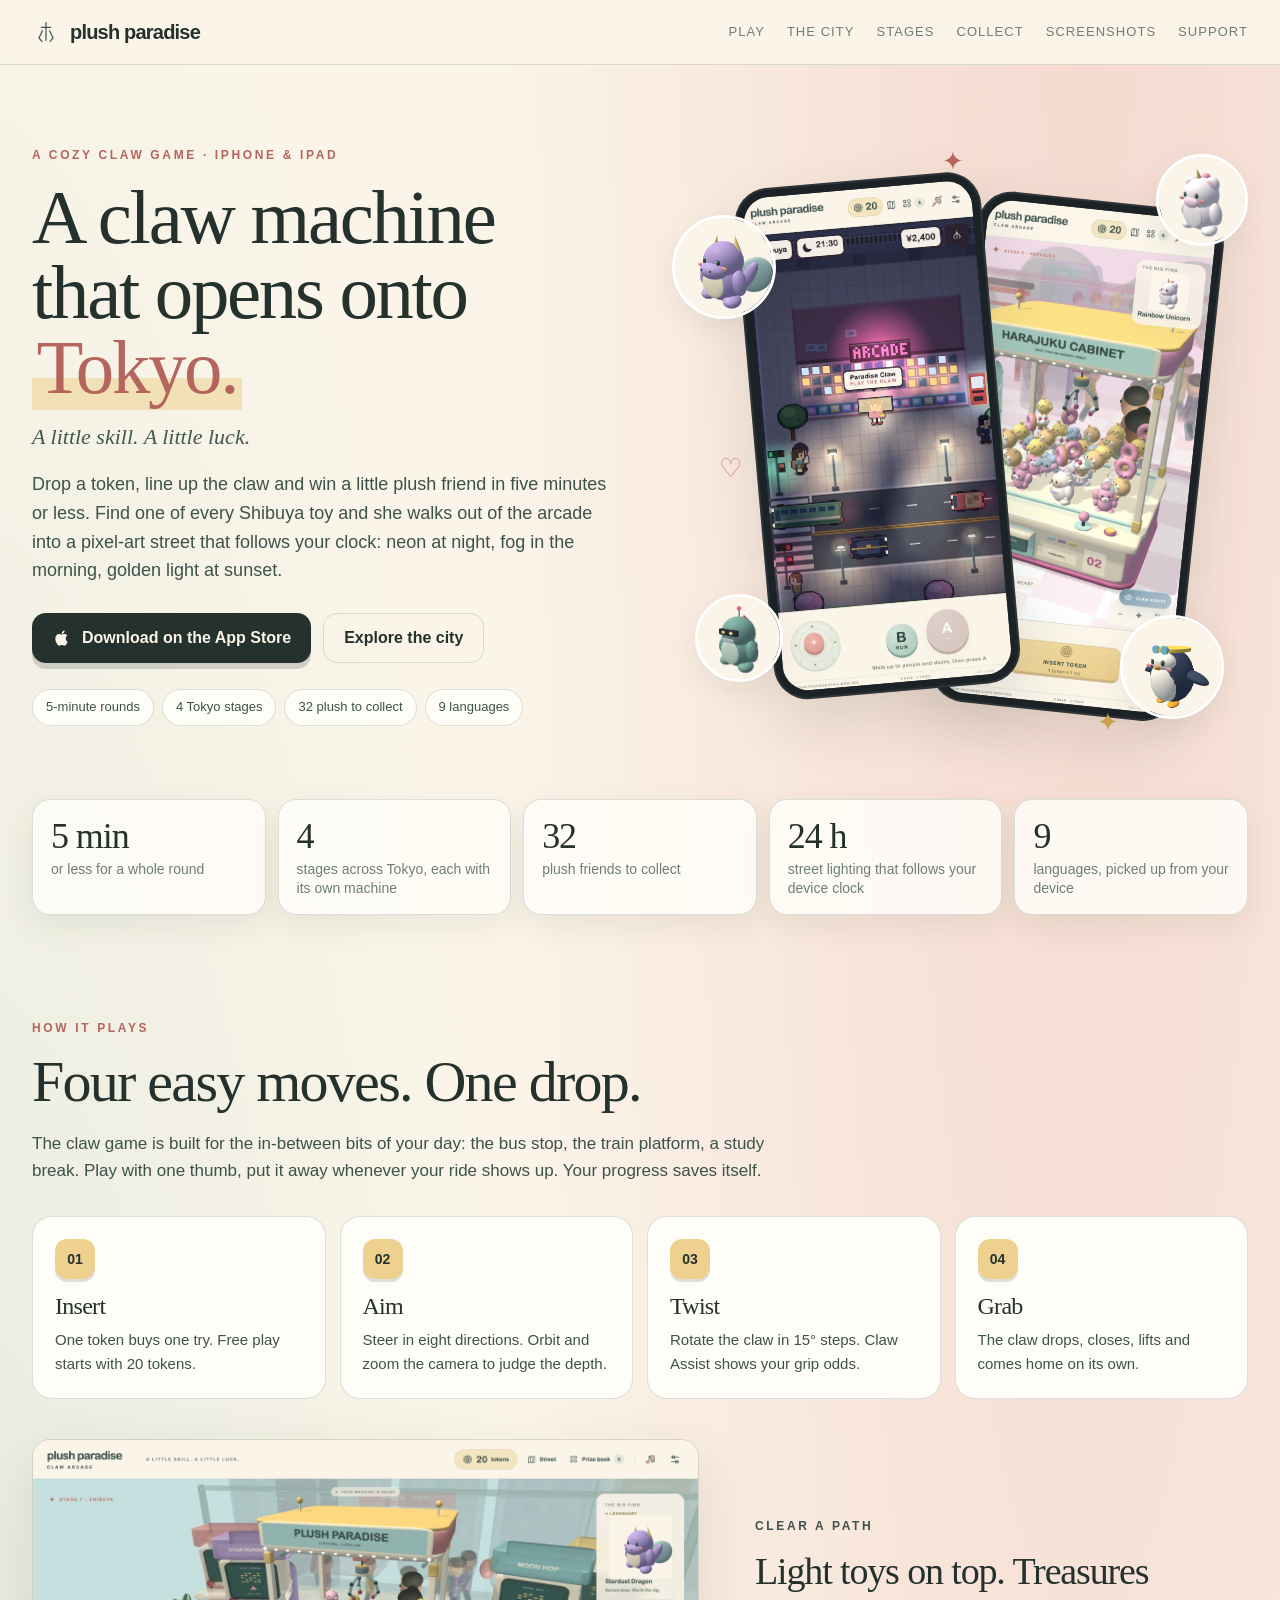
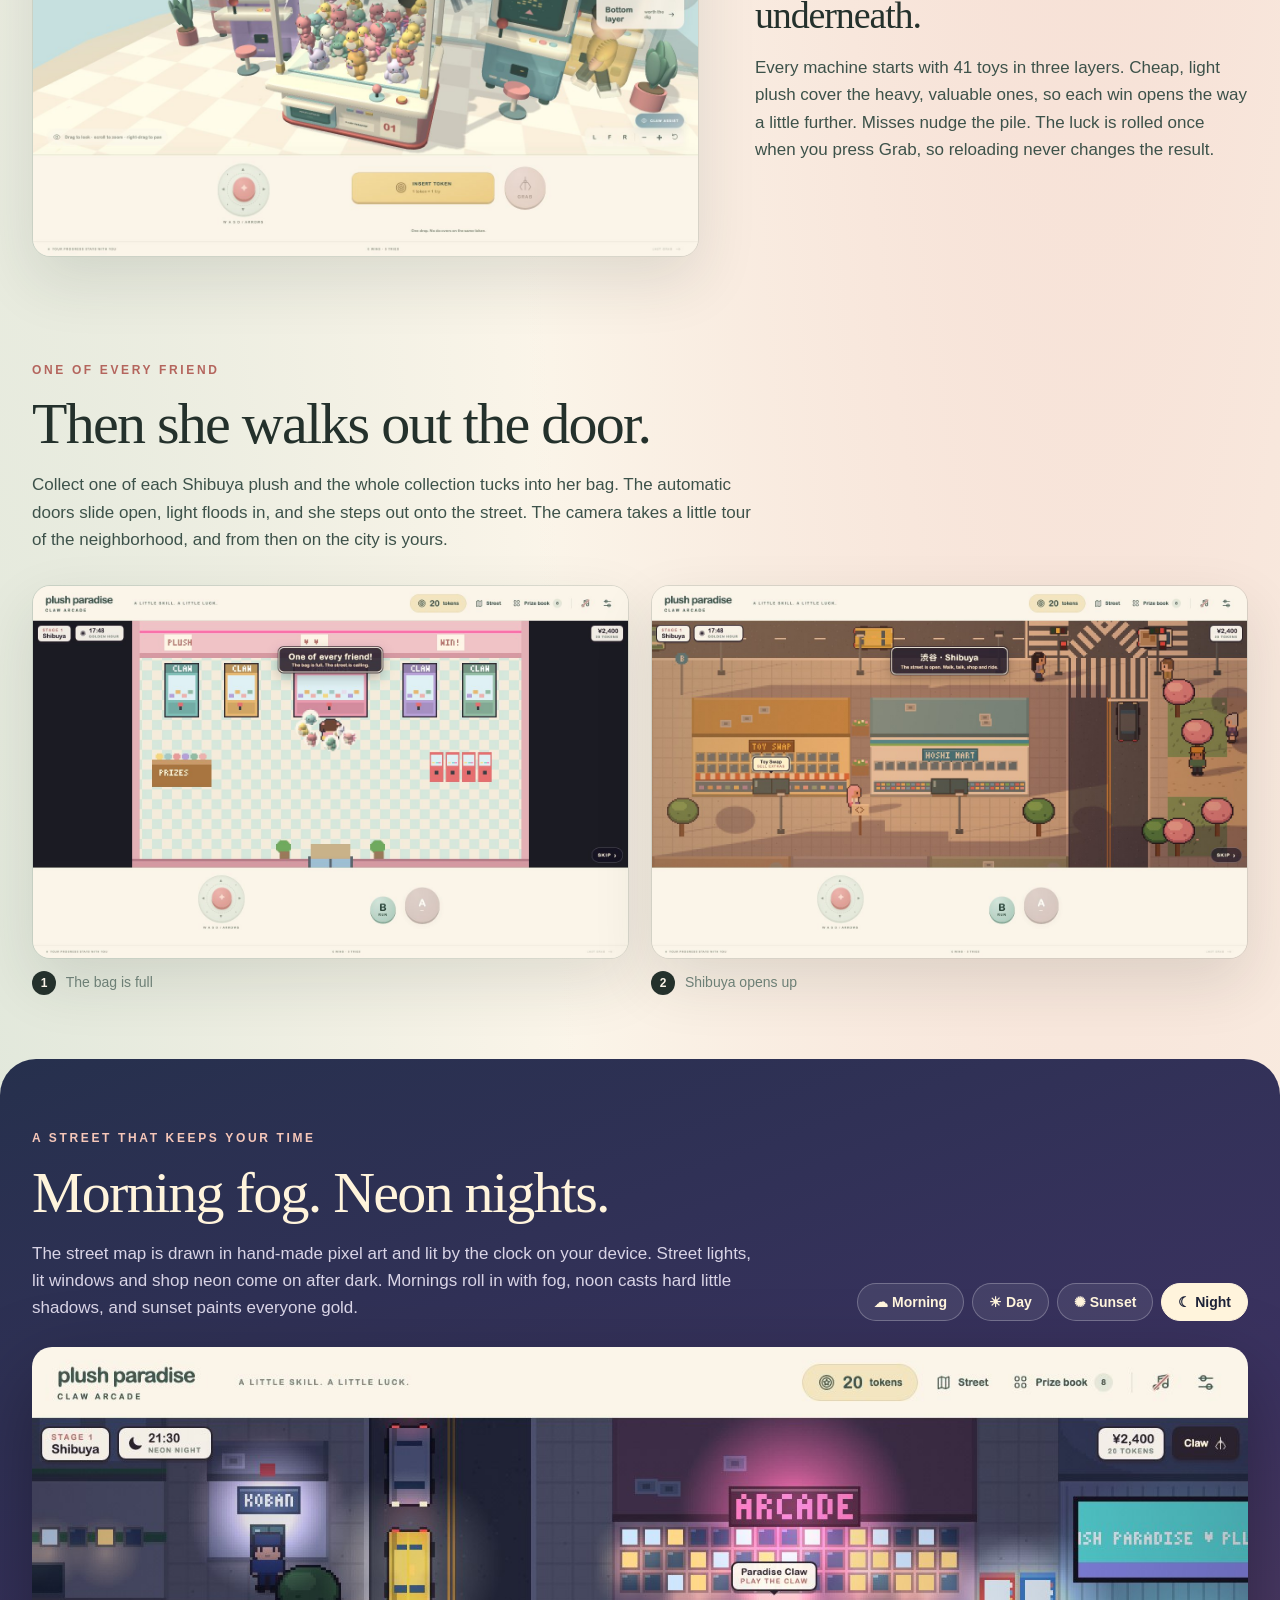
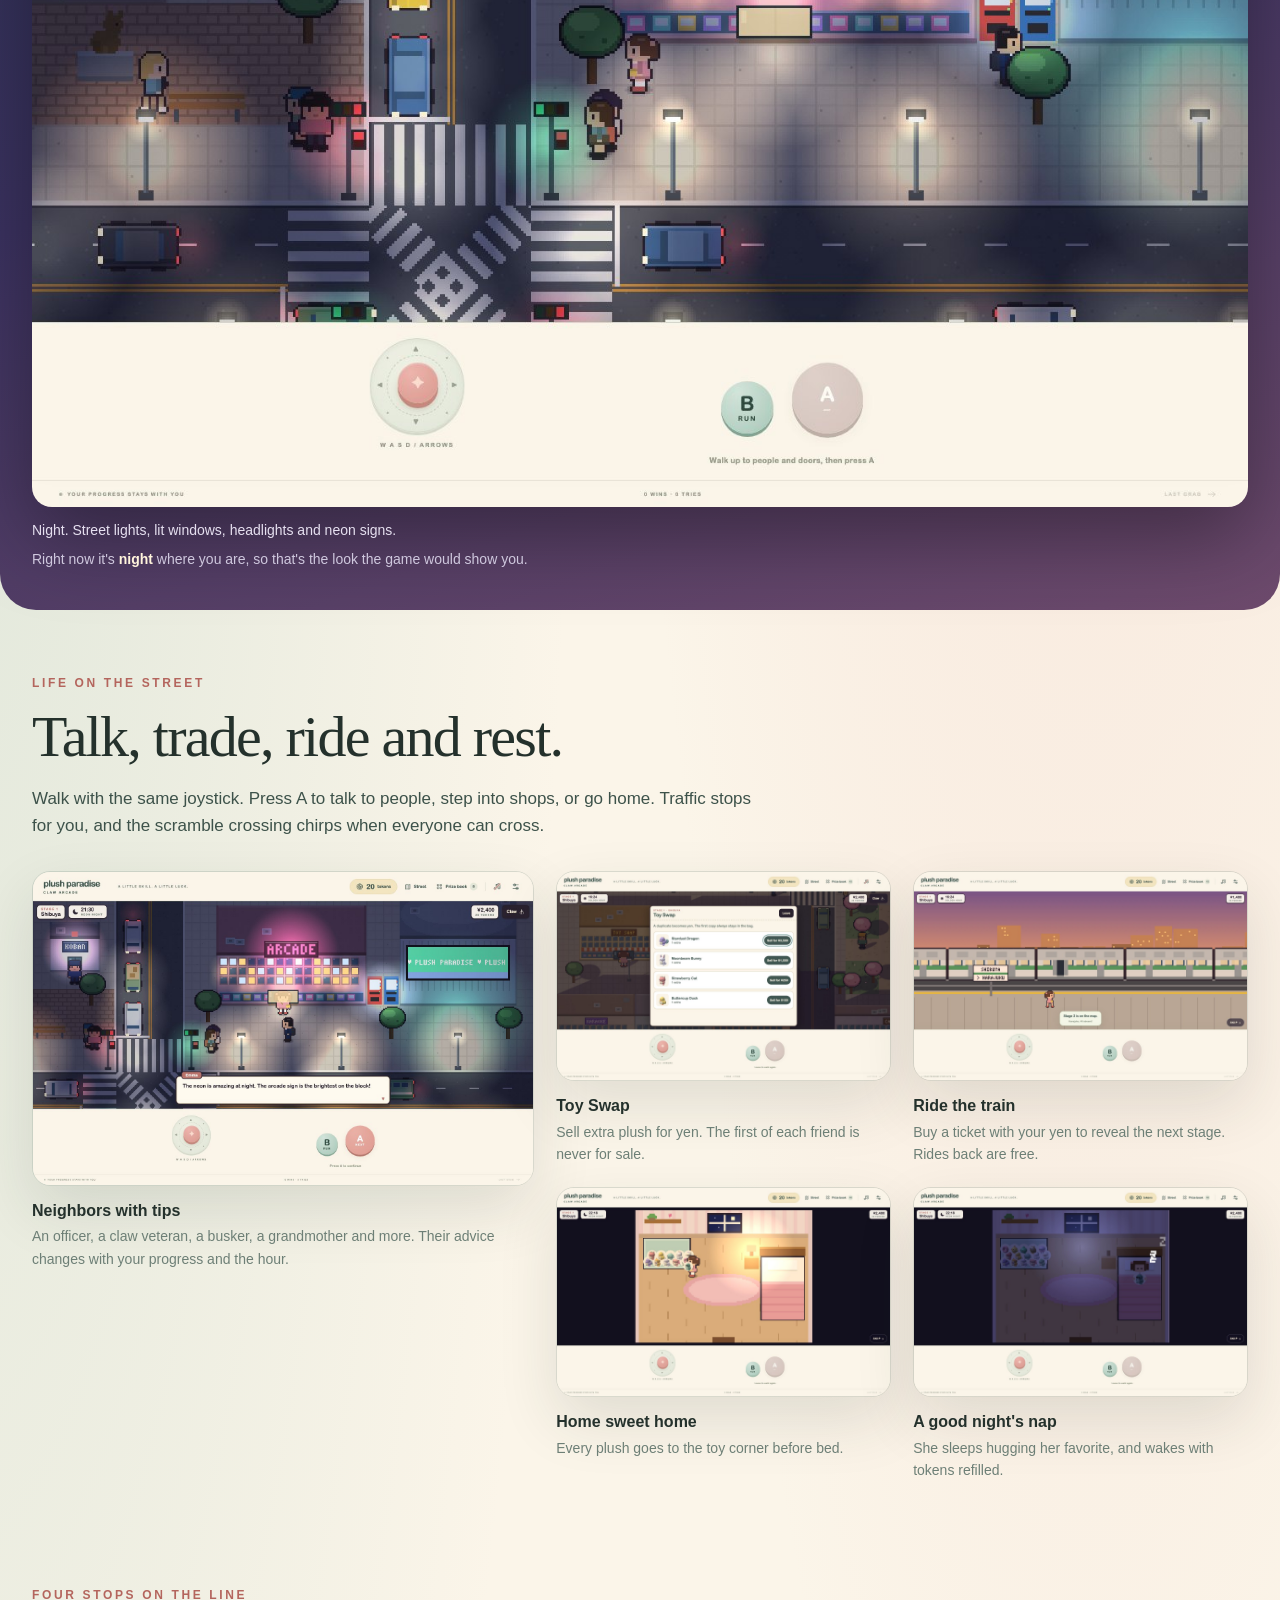
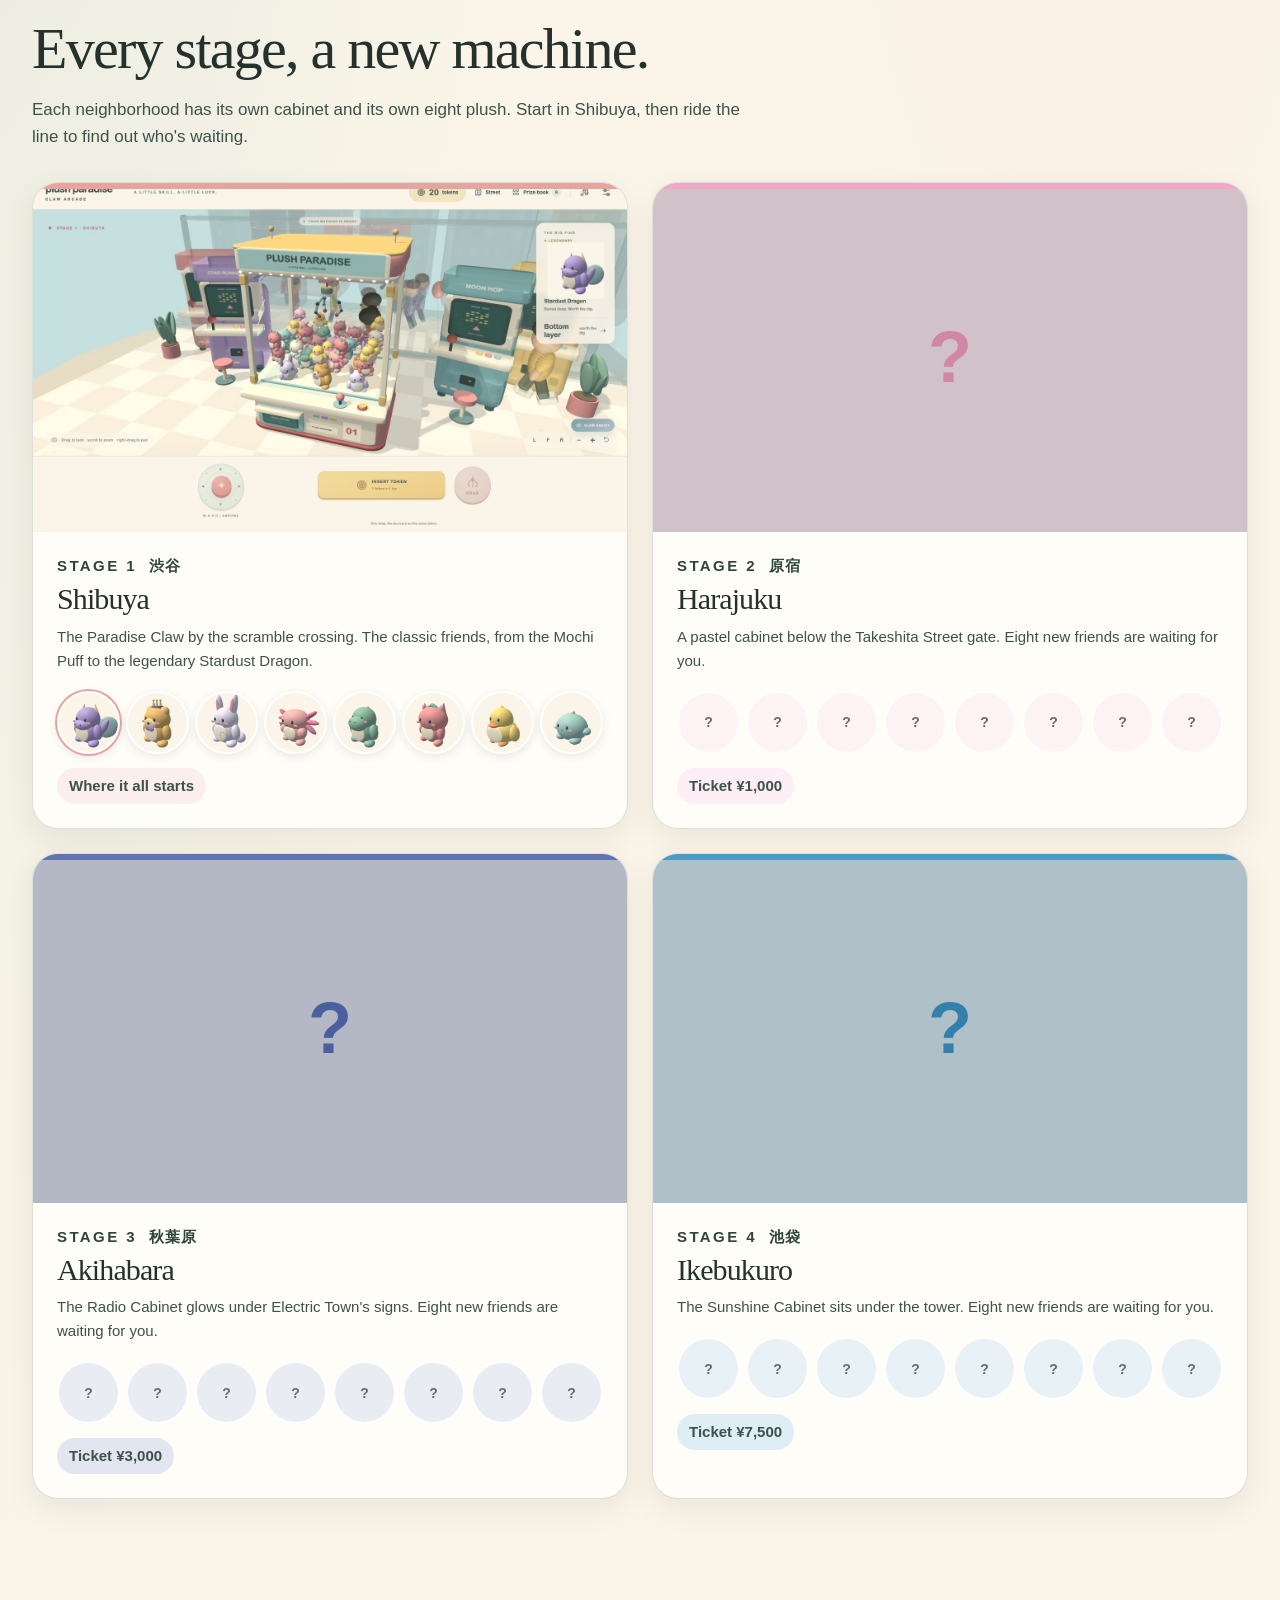
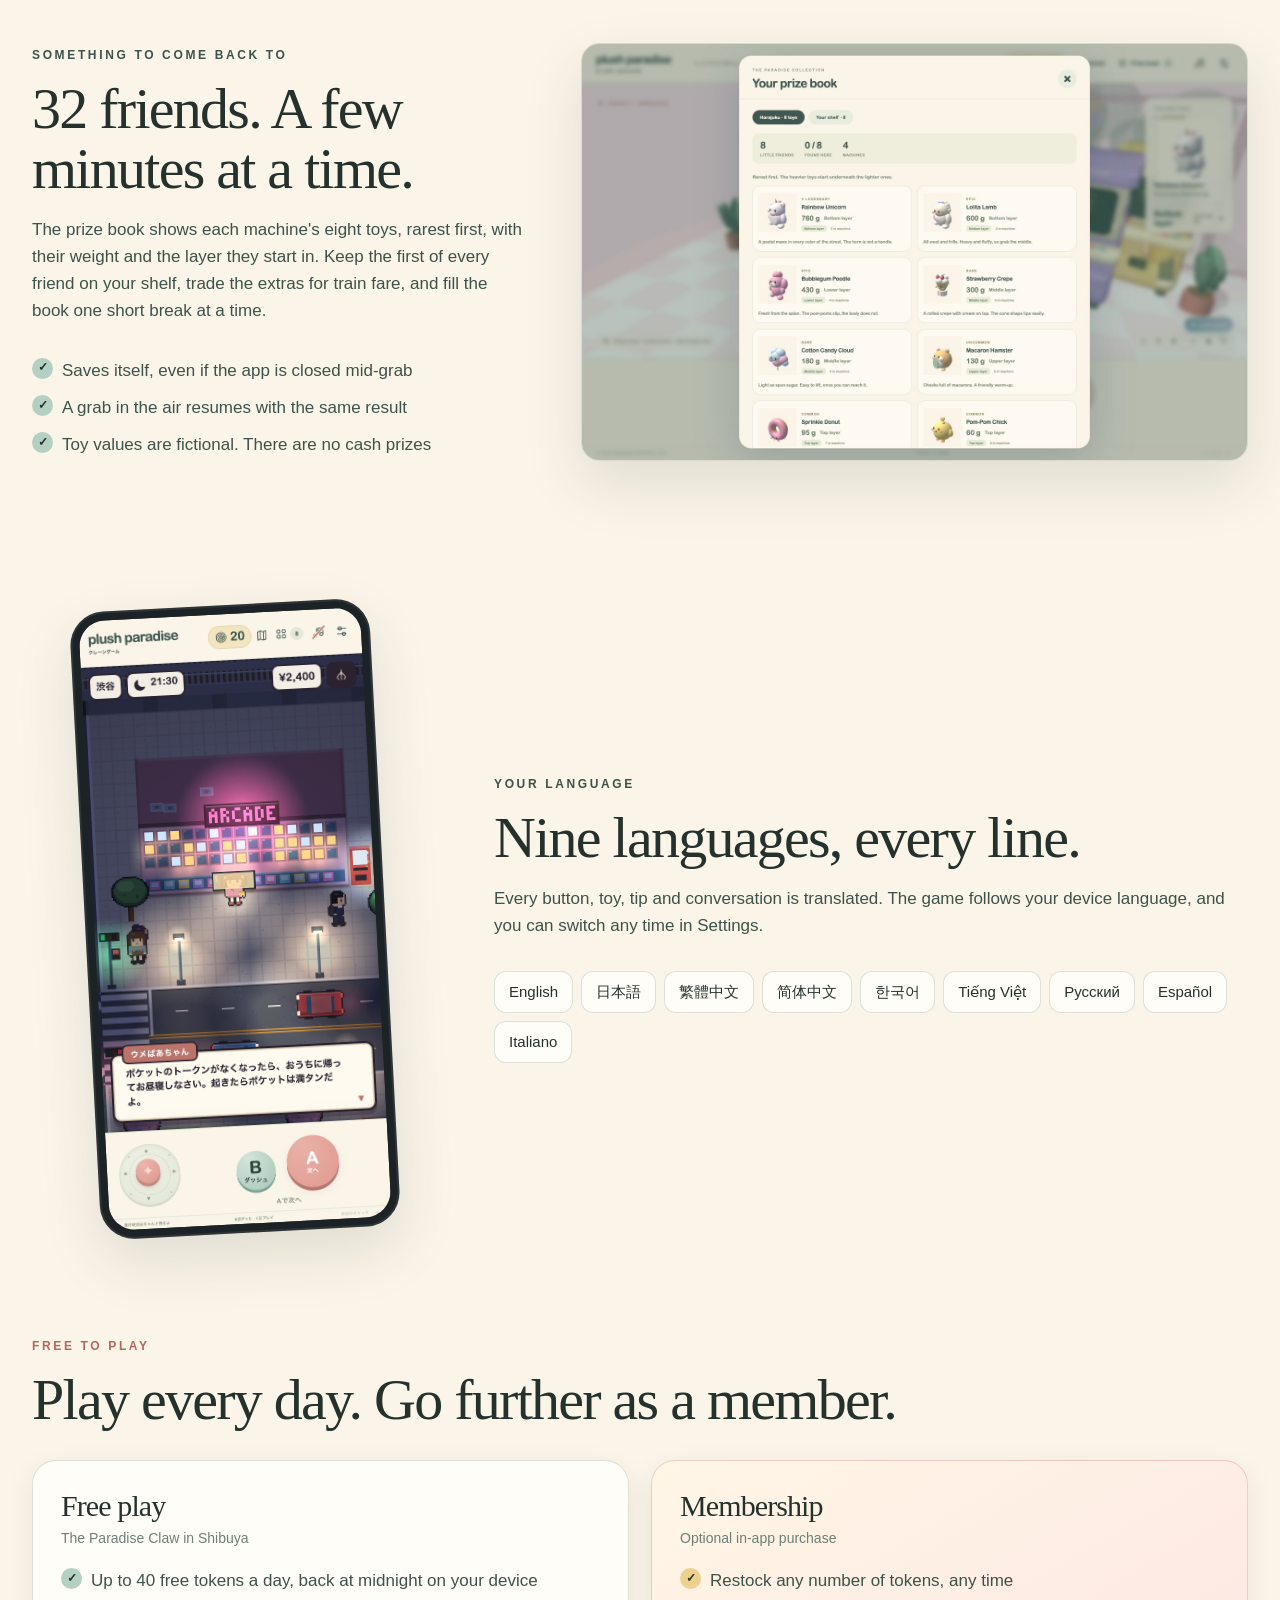
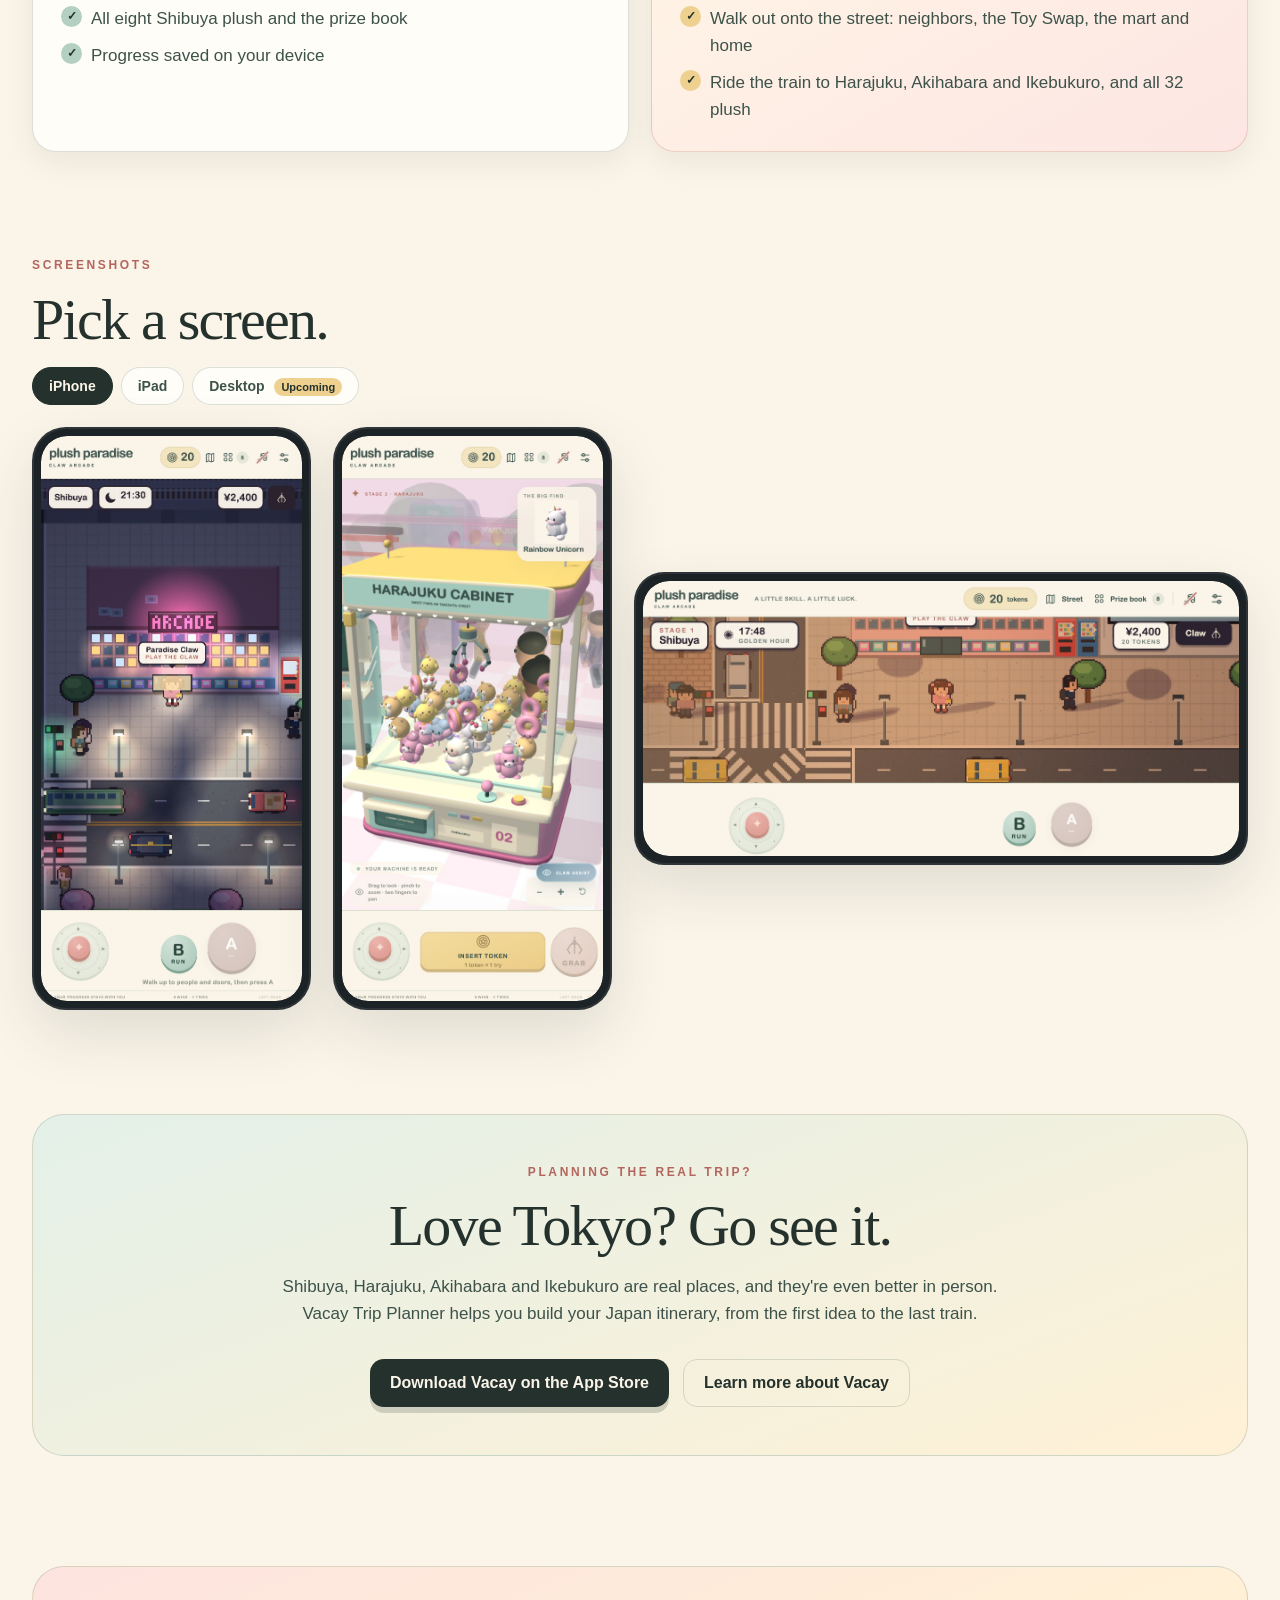
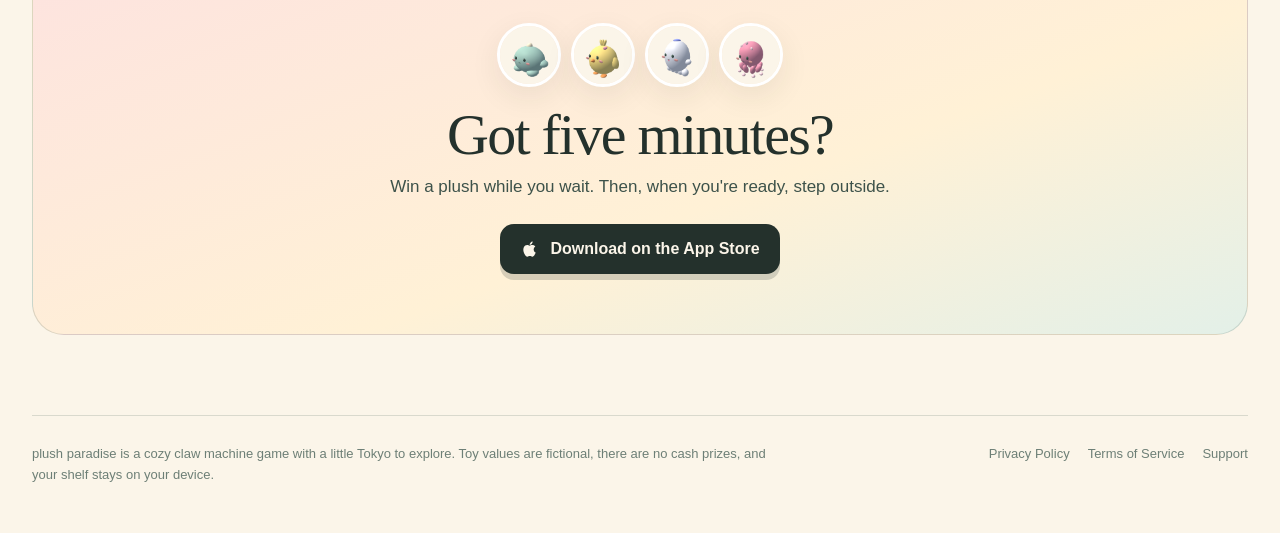
<file: index.html>
<!doctype html>
<html lang="en">
<head>
<meta charset="utf-8">
<meta name="viewport" content="width=device-width, initial-scale=1">
<meta name="theme-color" content="#fbf5e9">
<meta name="description" content="plush paradise is a cozy claw machine game that opens onto Tokyo. Win plush in five-minute rounds, then walk out into a pixel-art Shibuya that follows your clock, and ride the train to Harajuku, Akihabara and Ikebukuro.">
<title>plush paradise — A claw machine that opens onto Tokyo</title>
<link rel="icon" href="data:image/svg+xml,%3Csvg xmlns='http://www.w3.org/2000/svg' viewBox='0 0 64 64'%3E%3Crect width='64' height='64' rx='16' fill='%23fbf5e9'/%3E%3Cpath d='M32 12v16M22 22h20M24 28l-8 16 6 8M40 28l8 16-6 8M32 28v20' stroke='%23405851' stroke-width='3' fill='none' stroke-linecap='round'/%3E%3C/svg%3E">
<link rel="stylesheet" href="styles.css">
</head>
<body>
<a class="skip" href="#play">Skip to how it plays</a>
<header class="nav">
  <a class="brand" href="#top" aria-label="plush paradise home"><svg viewBox="0 0 48 48" fill="none" aria-hidden="true"><path d="M24 8v12M16 16h16M18 22l-6 12 5 6M30 22l6 12-5 6M24 22v16" stroke="currentColor" stroke-width="2.2" stroke-linecap="round"/></svg>plush paradise</a>
  <nav class="nav-links" aria-label="Page">
    <a href="#play">Play</a>
    <a href="#city">The city</a>
    <a href="#stages">Stages</a>
    <a href="#collect">Collect</a>
    <a href="#screens">Screenshots</a>
    <a href="support.html">Support</a>
  </nav>
</header>

<main id="top">
  <section class="hero">
    <div class="hero-copy">
      <p class="kicker">A cozy claw game &middot; iPhone &amp; iPad</p>
      <h1>A claw machine<br>that opens onto <span class="hl">Tokyo.</span></h1>
      <p class="tag">A little skill. A little luck.</p>
      <p class="lede">Drop a token, line up the claw and win a little plush friend in five minutes or less. Find one of every Shibuya toy and she walks out of the arcade into a pixel-art street that follows your clock: neon at night, fog in the morning, golden light at sunset.</p>
      <div class="hero-actions">
        <a class="store" href="https://apps.apple.com/us/app/plush-paradise/id6819133750"><svg viewBox="0 0 24 24" aria-hidden="true"><path fill="currentColor" d="M16.4 12.6c0-2.3 1.9-3.4 2-3.5-1.1-1.6-2.8-1.8-3.4-1.8-1.4-.2-2.8.8-3.5.8-.7 0-1.9-.8-3-.8-1.6 0-3 .9-3.8 2.3-1.6 2.8-.4 7 1.2 9.3.8 1.1 1.7 2.4 2.9 2.3 1.2 0 1.6-.7 3-.7s1.8.7 3 .7c1.3 0 2.1-1.1 2.8-2.3.9-1.3 1.3-2.6 1.3-2.6s-2.5-1-2.5-3.7zM14.2 5.8c.6-.8 1.1-1.8 1-2.8-.9 0-2 .6-2.6 1.4-.6.7-1.1 1.7-1 2.7 1 .1 2-.5 2.6-1.3z"/></svg>Download on the App Store</a>
        <a class="btn ghost" href="#city">Explore the city</a>
      </div>
      <ul class="badges" aria-label="Highlights">
        <li>5-minute rounds</li><li>4 Tokyo stages</li><li>32 plush to collect</li><li>9 languages</li>
      </ul>
    </div>
    <div class="hero-art" aria-hidden="true">
      <div class="device phone tilt-l"><img src="media/iphone-portrait-street.jpg" width="1170" height="2532" alt=""></div>
      <div class="device phone tilt-r back"><img src="media/iphone-portrait-machine.jpg" width="1170" height="2532" alt=""></div>
      <img class="float f1" src="media/toys/dragon.png" width="180" height="180" alt="">
      <img class="float f2" src="media/toys/unicorn.png" width="180" height="180" alt="">
      <img class="float f3" src="media/toys/kaiju.png" width="180" height="180" alt="">
      <img class="float f4" src="media/toys/penguin.png" width="180" height="180" alt="">
      <span class="spark s1">✦</span><span class="spark s2">♡</span><span class="spark s3">✦</span>
    </div>
  </section>

  <ul class="facts" aria-label="At a glance">
    <li><strong>5 min</strong><span>or less for a whole round</span></li>
    <li><strong>4</strong><span>stages across Tokyo, each with its own machine</span></li>
    <li><strong>32</strong><span>plush friends to collect</span></li>
    <li><strong>24 h</strong><span>street lighting that follows your device clock</span></li>
    <li><strong>9</strong><span>languages, picked up from your device</span></li>
  </ul>

  <section class="section" id="play">
    <p class="kicker">How it plays</p>
    <h2>Four easy moves. One drop.</h2>
    <p class="intro">The claw game is built for the in-between bits of your day: the bus stop, the train platform, a study break. Play with one thumb, put it away whenever your ride shows up. Your progress saves itself.</p>
    <div class="steps">
      <article><i aria-hidden="true">01</i><h3>Insert</h3><p>One token buys one try. Free play starts with 20 tokens.</p></article>
      <article><i aria-hidden="true">02</i><h3>Aim</h3><p>Steer in eight directions. Orbit and zoom the camera to judge the depth.</p></article>
      <article><i aria-hidden="true">03</i><h3>Twist</h3><p>Rotate the claw in 15&deg; steps. Claw Assist shows your grip odds.</p></article>
      <article><i aria-hidden="true">04</i><h3>Grab</h3><p>The claw drops, closes, lifts and comes home on its own.</p></article>
    </div>
    <div class="split">
      <figure>
        <button class="shot frame" type="button" data-shot="media/machine-shibuya.jpg" data-caption="The Paradise Claw in Shibuya. Light toys sit on top; the Stardust Dragon waits at the bottom.">
          <img src="media/machine-shibuya.jpg" width="1440" height="900" alt="The Paradise Claw machine in Shibuya, full of plush toys." loading="lazy">
        </button>
      </figure>
      <div class="copy">
        <p class="kicker">Clear a path</p>
        <h3 class="h3big">Light toys on top. Treasures underneath.</h3>
        <p>Every machine starts with 41 toys in three layers. Cheap, light plush cover the heavy, valuable ones, so each win opens the way a little further. Misses nudge the pile. The luck is rolled once when you press Grab, so reloading never changes the result.</p>
      </div>
    </div>
  </section>

  <section class="section walkout">
    <p class="kicker">One of every friend</p>
    <h2>Then she walks out the door.</h2>
    <p class="intro">Collect one of each Shibuya plush and the whole collection tucks into her bag. The automatic doors slide open, light floods in, and she steps out onto the street. The camera takes a little tour of the neighborhood, and from then on the city is yours.</p>
    <div class="duo">
      <figure><button class="shot frame" type="button" data-shot="media/walkout.jpg" data-caption="Inside the arcade, the full collection circles her and drops into her bag."><img src="media/walkout.jpg" width="1440" height="900" alt="Pixel-art arcade interior with the girl and her plush toys circling her." loading="lazy"></button><figcaption><b>1</b> The bag is full</figcaption></figure>
      <figure><button class="shot frame" type="button" data-shot="media/walkout-street.jpg" data-caption="The doors open and Shibuya is revealed."><img src="media/walkout-street.jpg" width="1440" height="900" alt="The Shibuya street revealed for the first time." loading="lazy"></button><figcaption><b>2</b> Shibuya opens up</figcaption></figure>
    </div>
  </section>

  <section class="section city" id="city">
    <div class="city-head">
      <div>
        <p class="kicker">A street that keeps your time</p>
        <h2>Morning fog. Neon nights.</h2>
        <p class="intro">The street map is drawn in hand-made pixel art and lit by the clock on your device. Street lights, lit windows and shop neon come on after dark. Mornings roll in with fog, noon casts hard little shadows, and sunset paints everyone gold.</p>
      </div>
      <div class="tod" role="group" aria-label="Time of day">
        <button type="button" data-tod="morning">☁ Morning</button>
        <button type="button" data-tod="day">☀ Day</button>
        <button type="button" data-tod="sunset">✺ Sunset</button>
        <button type="button" data-tod="night">☾ Night</button>
      </div>
    </div>
    <figure class="tod-stage">
      <img id="tod-img" src="media/street-sunset.jpg" width="1440" height="900" alt="The Shibuya street map at golden hour." loading="lazy">
      <figcaption id="tod-cap">Golden hour. Long shadows stretch across the scramble crossing.</figcaption>
    </figure>
    <p class="note">Right now it's <b id="tod-now">…</b> where you are, so that's the look the game would show you.</p>
  </section>

  <section class="section" id="street">
    <p class="kicker">Life on the street</p>
    <h2>Talk, trade, ride and rest.</h2>
    <p class="intro">Walk with the same joystick. Press A to talk to people, step into shops, or go home. Traffic stops for you, and the scramble crossing chirps when everyone can cross.</p>
    <div class="bento">
      <figure class="b-big"><button class="shot frame" type="button" data-shot="media/talk.jpg" data-caption="Neighbors share tips that follow your progress, the time of day and the stage you're on."><img src="media/talk.jpg" width="1440" height="900" alt="The girl talking with a tourist on the Shibuya street at night." loading="lazy"></button><figcaption><b>Neighbors with tips</b>An officer, a claw veteran, a busker, a grandmother and more. Their advice changes with your progress and the hour.</figcaption></figure>
      <figure><button class="shot frame" type="button" data-shot="media/toyswap.jpg" data-caption="The Toy Swap buys duplicates. The first of each friend always stays with you."><img src="media/toyswap.jpg" width="1440" height="900" alt="The Toy Swap shop panel listing extra plush for sale." loading="lazy"></button><figcaption><b>Toy Swap</b>Sell extra plush for yen. The first of each friend is never for sale.</figcaption></figure>
      <figure><button class="shot frame" type="button" data-shot="media/train.jpg" data-caption="A ticket reveals the next stage. The train pulls in, she hops on, and the next city appears."><img src="media/train.jpg" width="1440" height="900" alt="The girl on a station platform as a commuter train arrives at golden hour." loading="lazy"></button><figcaption><b>Ride the train</b>Buy a ticket with your yen to reveal the next stage. Rides back are free.</figcaption></figure>
      <figure><button class="shot frame" type="button" data-shot="media/nap-corner.jpg" data-caption="Bedtime: she tucks every plush she owns into the toy corner."><img src="media/nap-corner.jpg" width="1440" height="900" alt="The girl placing plush toys into a corner of her bedroom." loading="lazy"></button><figcaption><b>Home sweet home</b>Every plush goes to the toy corner before bed.</figcaption></figure>
      <figure><button class="shot frame" type="button" data-shot="media/nap-sleep.jpg" data-caption="Lights off. She falls asleep hugging her rarest plush, and wakes up with a full pocket of tokens."><img src="media/nap-sleep.jpg" width="1440" height="900" alt="The girl asleep in bed hugging a plush toy in moonlight." loading="lazy"></button><figcaption><b>A good night's nap</b>She sleeps hugging her favorite, and wakes with tokens refilled.</figcaption></figure>
    </div>
  </section>

  <section class="section" id="stages">
    <p class="kicker">Four stops on the line</p>
    <h2>Every stage, a new machine.</h2>
    <p class="intro">Each neighborhood has its own cabinet and its own eight plush. Start in Shibuya, then ride the line to find out who's waiting.</p>
    <div class="stage-grid">
      <article class="stage s-shibuya">
        <button class="shot" type="button" data-shot="media/machine-shibuya.jpg" data-caption="Stage 1 · Shibuya · The Paradise Claw."><img src="media/machine-shibuya.jpg" width="1440" height="900" alt="The Paradise Claw in Shibuya." loading="lazy"></button>
        <div class="stage-body">
          <p class="stage-no">Stage 1 <span>渋谷</span></p>
          <h3>Shibuya</h3>
          <p>The Paradise Claw by the scramble crossing. The classic friends, from the Mochi Puff to the legendary Stardust Dragon.</p>
          <div class="toys"><img src="media/toys/dragon.png" alt="Stardust Dragon" width="180" height="180" loading="lazy"><img src="media/toys/bear.png" alt="Crowned Honey Bear" width="180" height="180" loading="lazy"><img src="media/toys/bunny.png" alt="Moonbeam Bunny" width="180" height="180" loading="lazy"><img src="media/toys/axolotl.png" alt="Peachy Axolotl" width="180" height="180" loading="lazy"><img src="media/toys/dino.png" alt="Pistachio Dino" width="180" height="180" loading="lazy"><img src="media/toys/cat.png" alt="Strawberry Cat" width="180" height="180" loading="lazy"><img src="media/toys/duck.png" alt="Buttercup Duck" width="180" height="180" loading="lazy"><img src="media/toys/mochi.png" alt="Mochi Puff" width="180" height="180" loading="lazy"></div>
          <p class="fare">Where it all starts</p>
        </div>
      </article>
      <article class="stage s-harajuku">
        <div class="stage-locked" aria-hidden="true"><span>?</span></div>
        <div class="stage-body">
          <p class="stage-no">Stage 2 <span>原宿</span></p>
          <h3>Harajuku</h3>
          <p>A pastel cabinet below the Takeshita Street gate. Eight new friends are waiting for you.</p>
          <div class="toys locked" role="img" aria-label="Eight plush toys, still a secret"><span class="mystery" aria-hidden="true">?</span><span class="mystery" aria-hidden="true">?</span><span class="mystery" aria-hidden="true">?</span><span class="mystery" aria-hidden="true">?</span><span class="mystery" aria-hidden="true">?</span><span class="mystery" aria-hidden="true">?</span><span class="mystery" aria-hidden="true">?</span><span class="mystery" aria-hidden="true">?</span></div>
          <p class="fare">Ticket ¥1,000</p>
        </div>
      </article>
      <article class="stage s-akihabara">
        <div class="stage-locked" aria-hidden="true"><span>?</span></div>
        <div class="stage-body">
          <p class="stage-no">Stage 3 <span>秋葉原</span></p>
          <h3>Akihabara</h3>
          <p>The Radio Cabinet glows under Electric Town's signs. Eight new friends are waiting for you.</p>
          <div class="toys locked" role="img" aria-label="Eight plush toys, still a secret"><span class="mystery" aria-hidden="true">?</span><span class="mystery" aria-hidden="true">?</span><span class="mystery" aria-hidden="true">?</span><span class="mystery" aria-hidden="true">?</span><span class="mystery" aria-hidden="true">?</span><span class="mystery" aria-hidden="true">?</span><span class="mystery" aria-hidden="true">?</span><span class="mystery" aria-hidden="true">?</span></div>
          <p class="fare">Ticket ¥3,000</p>
        </div>
      </article>
      <article class="stage s-ikebukuro">
        <div class="stage-locked" aria-hidden="true"><span>?</span></div>
        <div class="stage-body">
          <p class="stage-no">Stage 4 <span>池袋</span></p>
          <h3>Ikebukuro</h3>
          <p>The Sunshine Cabinet sits under the tower. Eight new friends are waiting for you.</p>
          <div class="toys locked" role="img" aria-label="Eight plush toys, still a secret"><span class="mystery" aria-hidden="true">?</span><span class="mystery" aria-hidden="true">?</span><span class="mystery" aria-hidden="true">?</span><span class="mystery" aria-hidden="true">?</span><span class="mystery" aria-hidden="true">?</span><span class="mystery" aria-hidden="true">?</span><span class="mystery" aria-hidden="true">?</span><span class="mystery" aria-hidden="true">?</span></div>
          <p class="fare">Ticket ¥7,500</p>
        </div>
      </article>
    </div>
  </section>

  <section class="section" id="collect">
    <div class="split flip">
      <div class="copy">
        <p class="kicker">Something to come back to</p>
        <h2>32 friends. A few minutes at a time.</h2>
        <p class="intro">The prize book shows each machine's eight toys, rarest first, with their weight and the layer they start in. Keep the first of every friend on your shelf, trade the extras for train fare, and fill the book one short break at a time.</p>
        <ul class="ticks">
          <li>Saves itself, even if the app is closed mid-grab</li>
          <li>A grab in the air resumes with the same result</li>
          <li>Toy values are fictional. There are no cash prizes</li>
        </ul>
      </div>
      <figure>
        <button class="shot frame" type="button" data-shot="media/book-harajuku.jpg" data-caption="The prize book for Harajuku's eight toys.">
          <img src="media/book-harajuku.jpg" width="1440" height="900" alt="The prize book listing Harajuku's eight plush toys." loading="lazy">
        </button>
      </figure>
    </div>
  </section>

  <section class="section langs">
    <div class="split">
      <figure class="lang-phone"><div class="device phone"><img src="media/iphone-japanese.jpg" width="1170" height="2532" alt="The street map in Japanese, with Grandma Ume giving a tip." loading="lazy"></div></figure>
      <div class="copy">
        <p class="kicker">Your language</p>
        <h2>Nine languages, every line.</h2>
        <p class="intro">Every button, toy, tip and conversation is translated. The game follows your device language, and you can switch any time in Settings.</p>
        <ul class="lang-list">
          <li lang="en">English</li><li lang="ja">日本語</li><li lang="zh-Hant">繁體中文</li><li lang="zh-Hans">简体中文</li><li lang="ko">한국어</li><li lang="vi">Tiếng Việt</li><li lang="ru">Русский</li><li lang="es">Español</li><li lang="it">Italiano</li>
        </ul>
      </div>
    </div>
  </section>

  <section class="section" id="plans">
    <p class="kicker">Free to play</p>
    <h2>Play every day. Go further as a member.</h2>
    <div class="plans">
      <article class="plan">
        <h3>Free play</h3>
        <p class="plan-sub">The Paradise Claw in Shibuya</p>
        <ul class="ticks">
          <li>Up to 40 free tokens a day, back at midnight on your device</li>
          <li>All eight Shibuya plush and the prize book</li>
          <li>Progress saved on your device</li>
        </ul>
      </article>
      <article class="plan member">
        <h3>Membership</h3>
        <p class="plan-sub">Optional in-app purchase</p>
        <ul class="ticks">
          <li>Restock any number of tokens, any time</li>
          <li>Walk out onto the street: neighbors, the Toy Swap, the mart and home</li>
          <li>Ride the train to Harajuku, Akihabara and Ikebukuro, and all 32 plush</li>
        </ul>
      </article>
    </div>
  </section>

  <section class="section" id="screens">
    <p class="kicker">Screenshots</p>
    <h2>Pick a screen.</h2>
    <div class="tabs" role="tablist" aria-label="Device screenshots">
      <button role="tab" id="tab-iphone" aria-controls="panel-iphone" aria-selected="true" type="button">iPhone</button>
      <button role="tab" id="tab-ipad" aria-controls="panel-ipad" aria-selected="false" tabindex="-1" type="button">iPad</button>
      <button role="tab" id="tab-desktop" aria-controls="panel-desktop" aria-selected="false" tabindex="-1" type="button">Desktop <span class="pill">Upcoming</span></button>
    </div>
    <div class="panel" role="tabpanel" id="panel-iphone" aria-labelledby="tab-iphone">
      <div class="phone-stage">
        <figure class="device phone"><button class="shot" type="button" data-shot="media/iphone-portrait-street.jpg" data-caption="iPhone portrait: the street at night."><img src="media/iphone-portrait-street.jpg" width="1170" height="2532" alt="iPhone portrait: the Shibuya street at night." loading="lazy"></button></figure>
        <figure class="device phone"><button class="shot" type="button" data-shot="media/iphone-portrait-machine.jpg" data-caption="iPhone portrait: the Harajuku Cabinet."><img src="media/iphone-portrait-machine.jpg" width="1170" height="2532" alt="iPhone portrait: the Harajuku Cabinet." loading="lazy"></button></figure>
        <figure class="device phone-land"><button class="shot" type="button" data-shot="media/iphone-landscape-street.jpg" data-caption="iPhone landscape: the street at golden hour."><img src="media/iphone-landscape-street.jpg" width="2532" height="1170" alt="iPhone landscape: the street at golden hour." loading="lazy"></button></figure>
      </div>
    </div>
    <div class="panel" role="tabpanel" id="panel-ipad" aria-labelledby="tab-ipad" hidden>
      <div class="ipad-stage">
        <figure class="device ipad-land"><button class="shot" type="button" data-shot="media/ipad-landscape-street.jpg" data-caption="iPad landscape: a foggy morning in Shibuya."><img src="media/ipad-landscape-street.jpg" width="2048" height="1536" alt="iPad landscape: Shibuya on a foggy morning." loading="lazy"></button></figure>
        <figure class="device ipad-port"><button class="shot" type="button" data-shot="media/ipad-portrait-machine.jpg" data-caption="iPad portrait: the Radio Cabinet in Akihabara."><img src="media/ipad-portrait-machine.jpg" width="1536" height="2048" alt="iPad portrait: the Radio Cabinet in Akihabara." loading="lazy"></button></figure>
      </div>
    </div>
    <div class="panel" role="tabpanel" id="panel-desktop" aria-labelledby="tab-desktop" hidden>
      <p class="meta"><strong>Upcoming.</strong> The desktop version is still being tested. These frames are from the current build.</p>
      <div class="gallery">
        <figure><button class="shot frame" type="button" data-shot="media/street-night.jpg" data-caption="Desktop: Shibuya at night."><img src="media/street-night.jpg" width="1440" height="900" alt="Desktop: the Shibuya street at night." loading="lazy"></button></figure>
        <figure><button class="shot frame" type="button" data-shot="media/machine-ikebukuro.jpg" data-caption="Desktop: the Sunshine Cabinet."><img src="media/machine-ikebukuro.jpg" width="1440" height="900" alt="Desktop: the Sunshine Cabinet in Ikebukuro." loading="lazy"></button></figure>
        <figure><button class="shot frame" type="button" data-shot="media/station.jpg" data-caption="Desktop: buying a ticket at Shibuya Station."><img src="media/station.jpg" width="1440" height="900" alt="Desktop: the Shibuya Station ticket panel." loading="lazy"></button></figure>
      </div>
    </div>
  </section>

  <section class="section" id="travel">
    <div class="travel">
      <p class="kicker">Planning the real trip?</p>
      <h2>Love Tokyo? Go see it.</h2>
      <p class="intro">Shibuya, Harajuku, Akihabara and Ikebukuro are real places, and they're even better in person. Vacay Trip Planner helps you build your Japan itinerary, from the first idea to the last train.</p>
      <div class="travel-actions">
        <a class="btn" href="https://apps.apple.com/us/app/vacay-trip-planer/id6806172396" target="_blank" rel="noopener">Download Vacay on the App Store</a>
        <a class="btn ghost" href="https://chrishuangcf.github.io/vacay-trip-planner/" target="_blank" rel="noopener">Learn more about Vacay</a>
      </div>
    </div>
  </section>

  <section class="cta">
    <div class="cta-toys" aria-hidden="true"><img src="media/toys/mochi.png" alt="" width="180" height="180" loading="lazy"><img src="media/toys/chick.png" alt="" width="180" height="180" loading="lazy"><img src="media/toys/ghost.png" alt="" width="180" height="180" loading="lazy"><img src="media/toys/octopus.png" alt="" width="180" height="180" loading="lazy"></div>
    <h2>Got five minutes?</h2>
    <p>Win a plush while you wait. Then, when you're ready, step outside.</p>
    <a class="store" href="https://apps.apple.com/us/app/plush-paradise/id6819133750"><svg viewBox="0 0 24 24" aria-hidden="true"><path fill="currentColor" d="M16.4 12.6c0-2.3 1.9-3.4 2-3.5-1.1-1.6-2.8-1.8-3.4-1.8-1.4-.2-2.8.8-3.5.8-.7 0-1.9-.8-3-.8-1.6 0-3 .9-3.8 2.3-1.6 2.8-.4 7 1.2 9.3.8 1.1 1.7 2.4 2.9 2.3 1.2 0 1.6-.7 3-.7s1.8.7 3 .7c1.3 0 2.1-1.1 2.8-2.3.9-1.3 1.3-2.6 1.3-2.6s-2.5-1-2.5-3.7zM14.2 5.8c.6-.8 1.1-1.8 1-2.8-.9 0-2 .6-2.6 1.4-.6.7-1.1 1.7-1 2.7 1 .1 2-.5 2.6-1.3z"/></svg>Download on the App Store</a>
  </section>
</main>

<footer>
  <p>plush paradise is a cozy claw machine game with a little Tokyo to explore. Toy values are fictional, there are no cash prizes, and your shelf stays on your device.</p>
  <p class="legal-links"><a href="privacy.html">Privacy Policy</a> <a href="terms.html">Terms of Service</a> <a href="support.html">Support</a></p>
</footer>

<dialog id="viewer">
  <form method="dialog"><button type="submit" aria-label="Close">Close</button></form>
  <img alt="">
  <p></p>
</dialog>
<script>
const viewer = document.querySelector('#viewer');
const view = viewer.querySelector('img');
const cap = viewer.querySelector('p');
document.body.addEventListener('click', event => {
  const shot = event.target.closest('[data-shot]');
  if (!shot) return;
  const img = shot.querySelector('img');
  view.src = shot.dataset.shot;
  view.alt = img ? img.alt : '';
  cap.textContent = shot.dataset.caption || view.alt;
  viewer.showModal();
});
viewer.addEventListener('click', e => { if (e.target === viewer) viewer.close(); });

// Screenshot tabs.
const tabs = [...document.querySelectorAll('[role="tab"]')];
function selectTab(tab) {
  tabs.forEach(t => {
    const on = t === tab;
    t.setAttribute('aria-selected', on);
    t.tabIndex = on ? 0 : -1;
    document.getElementById(t.getAttribute('aria-controls')).hidden = !on;
  });
}
tabs.forEach((t, i) => {
  t.addEventListener('click', () => selectTab(t));
  t.addEventListener('keydown', e => {
    const d = { ArrowRight: 1, ArrowLeft: -1 }[e.key];
    if (!d) return;
    const n = tabs[(i + d + tabs.length) % tabs.length];
    n.focus(); selectTab(n);
  });
});

// Time of day: the same four looks as the game, starting with the visitor's own clock.
const TOD = {
  morning: ['morning fog', 'Morning. Fog drifts over the crossing and the street wakes up slowly.'],
  day: ['daytime', 'Midday. Bright sun and short, sharp shadows under every tree and lamp.'],
  sunset: ['golden hour', 'Golden hour. Long shadows stretch across the scramble crossing.'],
  night: ['night', 'Night. Street lights, lit windows, headlights and neon signs.']
};
const todImg = document.getElementById('tod-img'), todCap = document.getElementById('tod-cap');
const todButtons = [...document.querySelectorAll('[data-tod]')];
function showTod(id) {
  todImg.src = `media/street-${id}.jpg`;
  todImg.alt = `The Shibuya street map: ${TOD[id][0]}.`;
  todCap.textContent = TOD[id][1];
  todButtons.forEach(b => b.setAttribute('aria-pressed', b.dataset.tod === id));
}
todButtons.forEach(b => b.addEventListener('click', () => showTod(b.dataset.tod)));
const h = new Date().getHours() + new Date().getMinutes() / 60;
const now = h >= 19.5 || h < 5 ? 'night' : h < 9 ? 'morning' : h < 16.5 ? 'day' : 'sunset';
document.getElementById('tod-now').textContent = TOD[now][0];
showTod(now);
</script>
</body>
</html>
</file>
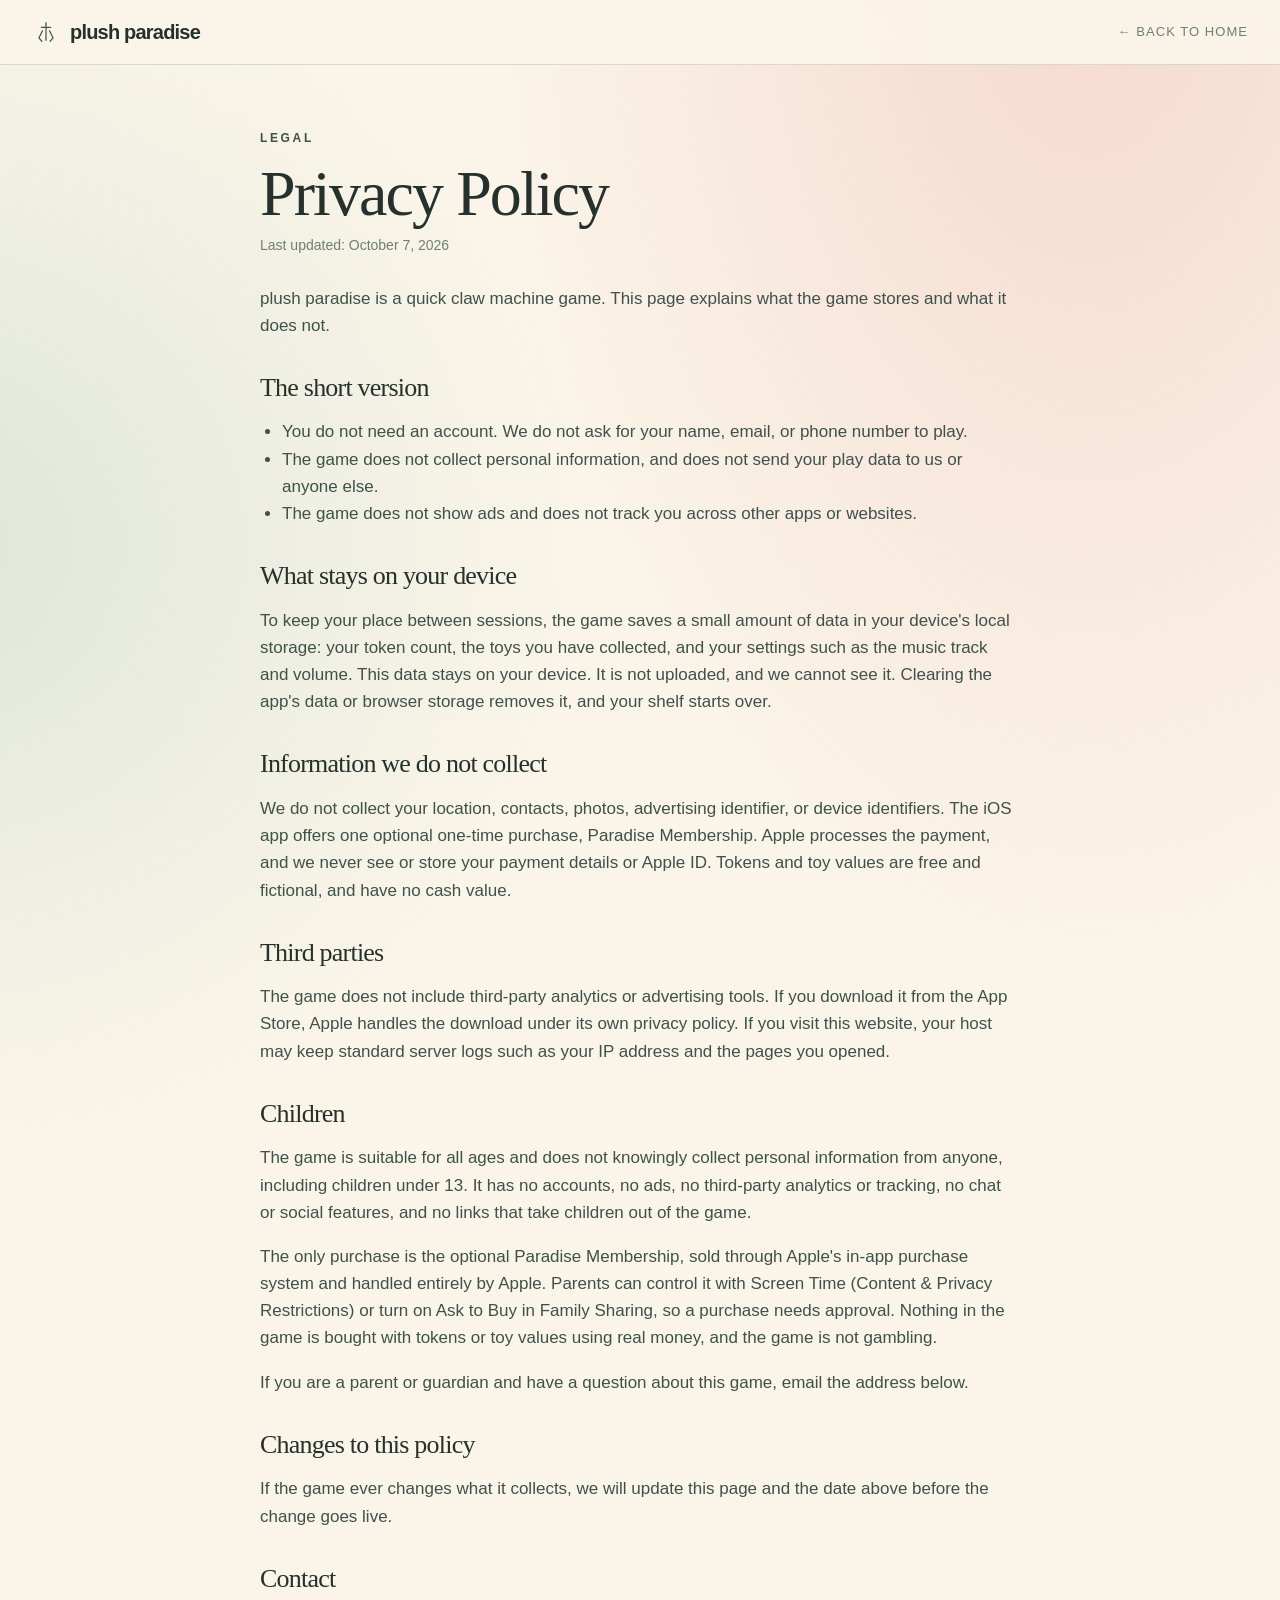
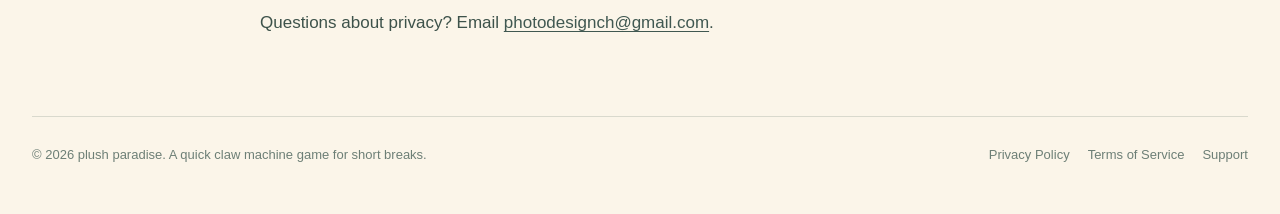
<file: privacy.html>
<!doctype html>
<html lang="en">
<head>
<meta charset="utf-8">
<meta name="viewport" content="width=device-width, initial-scale=1">
<meta name="theme-color" content="#fbf5e9">
<meta name="description" content="How plush paradise handles your information.">
<title>Privacy Policy — plush paradise</title>
<link rel="icon" href="data:image/svg+xml,%3Csvg xmlns='http://www.w3.org/2000/svg' viewBox='0 0 64 64'%3E%3Crect width='64' height='64' rx='16' fill='%23fbf5e9'/%3E%3Cpath d='M32 12v16M22 22h20M24 28l-8 16 6 8M40 28l8 16-6 8M32 28v20' stroke='%23405851' stroke-width='3' fill='none' stroke-linecap='round'/%3E%3C/svg%3E">
<link rel="stylesheet" href="styles.css">
</head>
<body>
<header class="nav">
  <a class="brand" href="index.html" aria-label="plush paradise home"><svg viewBox="0 0 48 48" fill="none" aria-hidden="true"><path d="M24 8v12M16 16h16M18 22l-6 12 5 6M30 22l6 12-5 6M24 22v16" stroke="currentColor" stroke-width="2.2" stroke-linecap="round"/></svg>plush paradise</a>
  <nav class="nav-links" aria-label="Page"><a href="index.html">&larr; Back to home</a></nav>
</header>
<main class="legal">

<p class="kicker">Legal</p>
<h1>Privacy Policy</h1>
<p class="updated">Last updated: October 7, 2026</p>
<p>plush paradise is a quick claw machine game. This page explains what the game stores and what it does not.</p>

<h2>The short version</h2>
<ul>
<li>You do not need an account. We do not ask for your name, email, or phone number to play.</li>
<li>The game does not collect personal information, and does not send your play data to us or anyone else.</li>
<li>The game does not show ads and does not track you across other apps or websites.</li>
</ul>

<h2>What stays on your device</h2>
<p>To keep your place between sessions, the game saves a small amount of data in your device's local storage: your token count, the toys you have collected, and your settings such as the music track and volume. This data stays on your device. It is not uploaded, and we cannot see it. Clearing the app's data or browser storage removes it, and your shelf starts over.</p>

<h2>Information we do not collect</h2>
<p>We do not collect your location, contacts, photos, advertising identifier, or device identifiers. The iOS app offers one optional one-time purchase, Paradise Membership. Apple processes the payment, and we never see or store your payment details or Apple ID. Tokens and toy values are free and fictional, and have no cash value.</p>

<h2>Third parties</h2>
<p>The game does not include third-party analytics or advertising tools. If you download it from the App Store, Apple handles the download under its own privacy policy. If you visit this website, your host may keep standard server logs such as your IP address and the pages you opened.</p>

<h2>Children</h2>
<p>The game is suitable for all ages and does not knowingly collect personal information from anyone, including children under 13. It has no accounts, no ads, no third-party analytics or tracking, no chat or social features, and no links that take children out of the game.</p>
<p>The only purchase is the optional Paradise Membership, sold through Apple's in-app purchase system and handled entirely by Apple. Parents can control it with Screen Time (Content &amp; Privacy Restrictions) or turn on Ask to Buy in Family Sharing, so a purchase needs approval. Nothing in the game is bought with tokens or toy values using real money, and the game is not gambling.</p>
<p>If you are a parent or guardian and have a question about this game, email the address below.</p>

<h2>Changes to this policy</h2>
<p>If the game ever changes what it collects, we will update this page and the date above before the change goes live.</p>

<h2>Contact</h2>
<p>Questions about privacy? Email <a href="mailto:photodesignch@gmail.com">photodesignch@gmail.com</a>.</p>

</main>
<footer>
  <p>&copy; 2026 plush paradise. A quick claw machine game for short breaks.</p>
  <p class="legal-links"><a href="privacy.html">Privacy Policy</a> <a href="terms.html">Terms of Service</a> <a href="support.html">Support</a></p>
</footer>
</body>
</html>
</file>
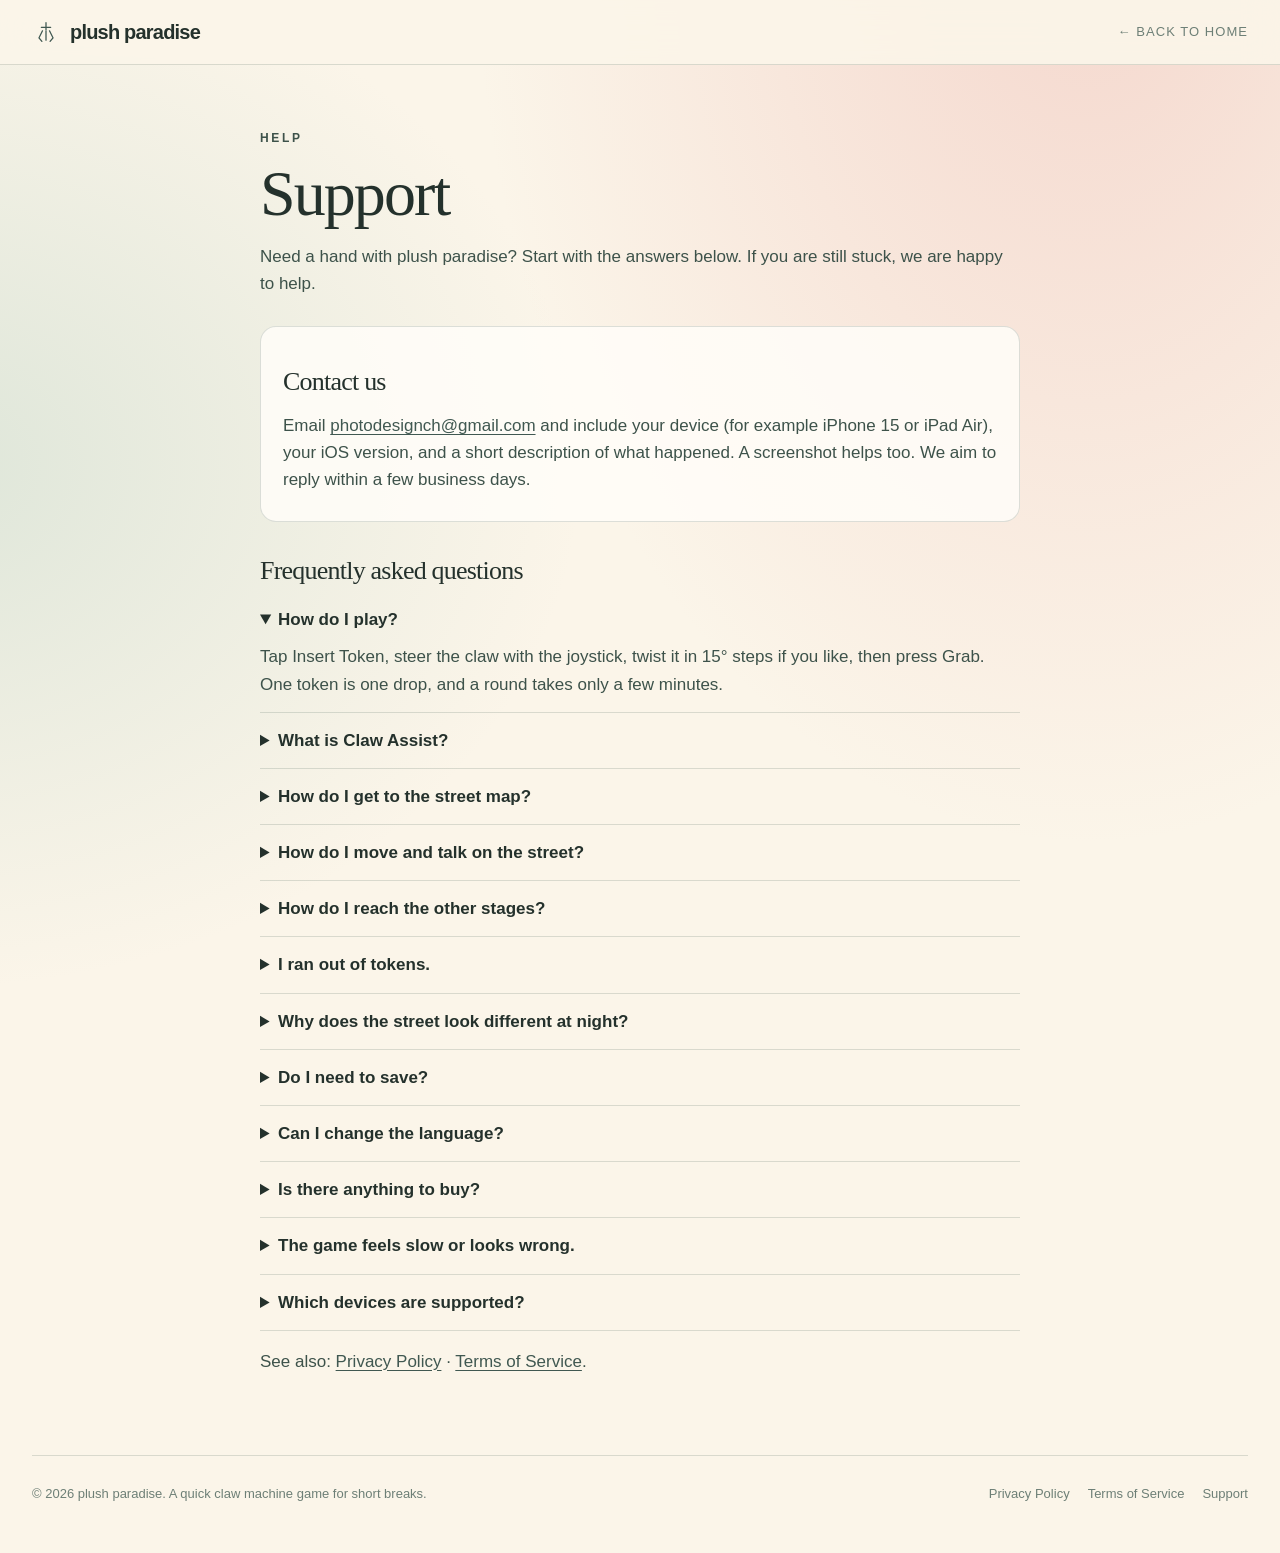
<file: support.html>
<!doctype html>
<html lang="en">
<head>
<meta charset="utf-8">
<meta name="viewport" content="width=device-width, initial-scale=1">
<meta name="theme-color" content="#fbf5e9">
<meta name="description" content="Help with plush paradise.">
<title>Support — plush paradise</title>
<link rel="icon" href="data:image/svg+xml,%3Csvg xmlns='http://www.w3.org/2000/svg' viewBox='0 0 64 64'%3E%3Crect width='64' height='64' rx='16' fill='%23fbf5e9'/%3E%3Cpath d='M32 12v16M22 22h20M24 28l-8 16 6 8M40 28l8 16-6 8M32 28v20' stroke='%23405851' stroke-width='3' fill='none' stroke-linecap='round'/%3E%3C/svg%3E">
<link rel="stylesheet" href="styles.css">
</head>
<body>
<header class="nav">
  <a class="brand" href="index.html" aria-label="plush paradise home"><svg viewBox="0 0 48 48" fill="none" aria-hidden="true"><path d="M24 8v12M16 16h16M18 22l-6 12 5 6M30 22l6 12-5 6M24 22v16" stroke="currentColor" stroke-width="2.2" stroke-linecap="round"/></svg>plush paradise</a>
  <nav class="nav-links" aria-label="Page"><a href="index.html">&larr; Back to home</a></nav>
</header>
<main class="legal">

<p class="kicker">Help</p>
<h1>Support</h1>
<p>Need a hand with plush paradise? Start with the answers below. If you are still stuck, we are happy to help.</p>

<div class="contact-card">
<h2>Contact us</h2>
<p>Email <a href="mailto:photodesignch@gmail.com">photodesignch@gmail.com</a> and include your device (for example iPhone 15 or iPad Air), your iOS version, and a short description of what happened. A screenshot helps too. We aim to reply within a few business days.</p>
</div>

<h2>Frequently asked questions</h2>
<details open><summary>How do I play?</summary><p>Tap Insert Token, steer the claw with the joystick, twist it in 15&deg; steps if you like, then press Grab. One token is one drop, and a round takes only a few minutes.</p></details>
<details><summary>What is Claw Assist?</summary><p>An optional helper that shows the toy under the claw and an estimate of your grip. A good grip improves your odds but never guarantees a win.</p></details>
<details><summary>How do I get to the street map?</summary><p>Win one of every Shibuya plush. She walks out of the arcade and the street opens. After that, the Street button at the top of the screen takes you there any time. The street and the other stages are part of the membership.</p></details>
<details><summary>How do I move and talk on the street?</summary><p>Use the same joystick to walk, press A to talk to people, look at signs or go through a door, and hold B to run. Walking up into a door also goes inside.</p></details>
<details><summary>How do I reach the other stages?</summary><p>Sell extra plush at the Toy Swap for yen, then buy a ticket at the station. The next stage, with its own machine and eight new toys, appears on the map. Rides back to stages you have already reached are free.</p></details>
<details><summary>I ran out of tokens.</summary><p>Free play gives up to 40 tokens a day on your device, and they return at midnight local time. Members can restock any amount at any time, and can also nap at home to refill the pocket.</p></details>
<details><summary>Why does the street look different at night?</summary><p>The street follows the clock on your device: fog in the morning, bright sun at midday, golden light at sunset and neon at night.</p></details>
<details><summary>Do I need to save?</summary><p>No. The game saves on its own, including a grab that is still in the air. Progress stays on your device. Deleting the app or clearing its data resets it, and we are not able to recover it.</p></details>
<details><summary>Can I change the language?</summary><p>Yes. The game follows your device language and supports English, Japanese, Traditional Chinese, Simplified Chinese, Korean, Vietnamese, Russian, Spanish and Italian. Change it any time in Settings.</p></details>
<details><summary>Is there anything to buy?</summary><p>Free play costs nothing. An optional membership, sold as an in-app purchase, unlocks unlimited tokens, the street map and all four stages. Toy values in the game are fictional, and there are no cash prizes.</p></details>
<details><summary>The game feels slow or looks wrong.</summary><p>Close other apps, restart the game and make sure your device runs the latest iOS. Battery Saver in Settings turns off shadows for older devices. If it continues, email us with your device model.</p></details>
<details><summary>Which devices are supported?</summary><p>iPhone and iPad. The desktop version is upcoming and still being tested.</p></details>

<p>See also: <a href="privacy.html">Privacy Policy</a> &middot; <a href="terms.html">Terms of Service</a>.</p>

</main>
<footer>
  <p>&copy; 2026 plush paradise. A quick claw machine game for short breaks.</p>
  <p class="legal-links"><a href="privacy.html">Privacy Policy</a> <a href="terms.html">Terms of Service</a> <a href="support.html">Support</a></p>
</footer>
</body>
</html>
</file>
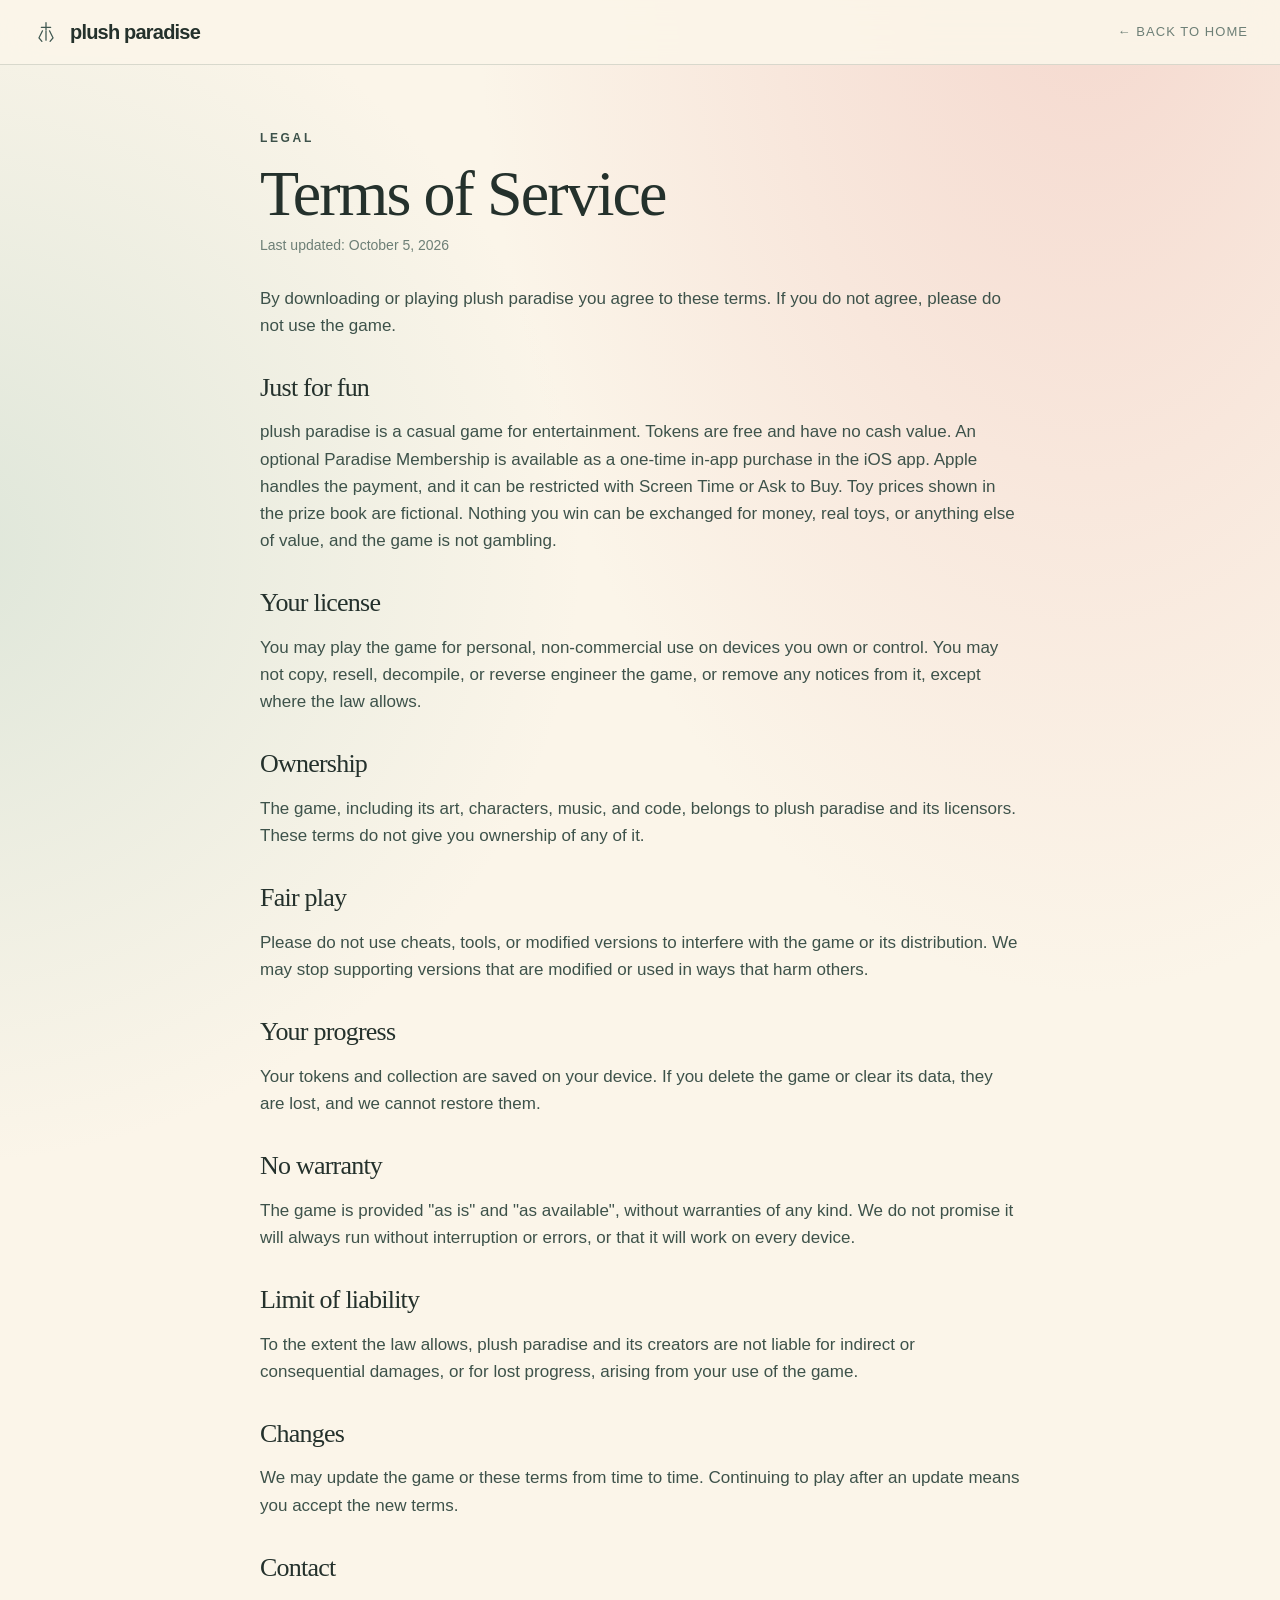
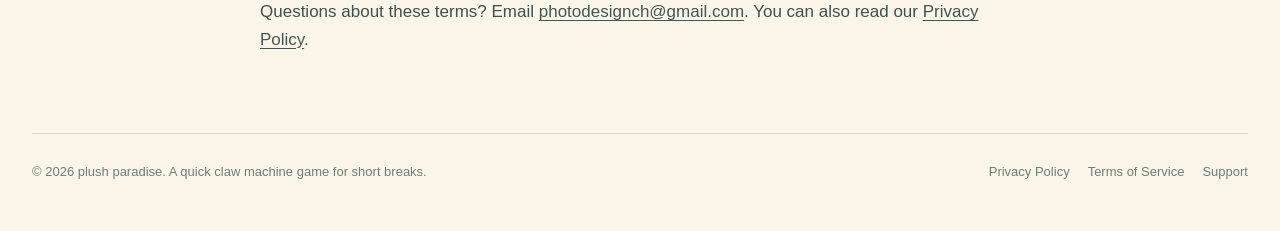
<file: terms.html>
<!doctype html>
<html lang="en">
<head>
<meta charset="utf-8">
<meta name="viewport" content="width=device-width, initial-scale=1">
<meta name="theme-color" content="#fbf5e9">
<meta name="description" content="The terms for playing plush paradise.">
<title>Terms of Service — plush paradise</title>
<link rel="icon" href="data:image/svg+xml,%3Csvg xmlns='http://www.w3.org/2000/svg' viewBox='0 0 64 64'%3E%3Crect width='64' height='64' rx='16' fill='%23fbf5e9'/%3E%3Cpath d='M32 12v16M22 22h20M24 28l-8 16 6 8M40 28l8 16-6 8M32 28v20' stroke='%23405851' stroke-width='3' fill='none' stroke-linecap='round'/%3E%3C/svg%3E">
<link rel="stylesheet" href="styles.css">
</head>
<body>
<header class="nav">
  <a class="brand" href="index.html" aria-label="plush paradise home"><svg viewBox="0 0 48 48" fill="none" aria-hidden="true"><path d="M24 8v12M16 16h16M18 22l-6 12 5 6M30 22l6 12-5 6M24 22v16" stroke="currentColor" stroke-width="2.2" stroke-linecap="round"/></svg>plush paradise</a>
  <nav class="nav-links" aria-label="Page"><a href="index.html">&larr; Back to home</a></nav>
</header>
<main class="legal">

<p class="kicker">Legal</p>
<h1>Terms of Service</h1>
<p class="updated">Last updated: October 5, 2026</p>
<p>By downloading or playing plush paradise you agree to these terms. If you do not agree, please do not use the game.</p>

<h2>Just for fun</h2>
<p>plush paradise is a casual game for entertainment. Tokens are free and have no cash value. An optional Paradise Membership is available as a one-time in-app purchase in the iOS app. Apple handles the payment, and it can be restricted with Screen Time or Ask to Buy. Toy prices shown in the prize book are fictional. Nothing you win can be exchanged for money, real toys, or anything else of value, and the game is not gambling.</p>

<h2>Your license</h2>
<p>You may play the game for personal, non-commercial use on devices you own or control. You may not copy, resell, decompile, or reverse engineer the game, or remove any notices from it, except where the law allows.</p>

<h2>Ownership</h2>
<p>The game, including its art, characters, music, and code, belongs to plush paradise and its licensors. These terms do not give you ownership of any of it.</p>

<h2>Fair play</h2>
<p>Please do not use cheats, tools, or modified versions to interfere with the game or its distribution. We may stop supporting versions that are modified or used in ways that harm others.</p>

<h2>Your progress</h2>
<p>Your tokens and collection are saved on your device. If you delete the game or clear its data, they are lost, and we cannot restore them.</p>

<h2>No warranty</h2>
<p>The game is provided "as is" and "as available", without warranties of any kind. We do not promise it will always run without interruption or errors, or that it will work on every device.</p>

<h2>Limit of liability</h2>
<p>To the extent the law allows, plush paradise and its creators are not liable for indirect or consequential damages, or for lost progress, arising from your use of the game.</p>

<h2>Changes</h2>
<p>We may update the game or these terms from time to time. Continuing to play after an update means you accept the new terms.</p>

<h2>Contact</h2>
<p>Questions about these terms? Email <a href="mailto:photodesignch@gmail.com">photodesignch@gmail.com</a>. You can also read our <a href="privacy.html">Privacy Policy</a>.</p>

</main>
<footer>
  <p>&copy; 2026 plush paradise. A quick claw machine game for short breaks.</p>
  <p class="legal-links"><a href="privacy.html">Privacy Policy</a> <a href="terms.html">Terms of Service</a> <a href="support.html">Support</a></p>
</footer>
</body>
</html>
</file>
<file: styles.css>
/* plush paradise homepage. Cream paper, ink green and soft coral from the game, plus a color per Tokyo stage. */
:root {
  --bg: #fbf5e9;
  --bg-raise: #fffdf8;
  --ink: #24312c;
  --body: #3d524a;
  --muted: #6d7f76;
  --line: rgba(64, 88, 81, 0.18);
  --accent: #405851;
  --accent-ink: #fbf5e9;
  --coral: #e7a49e;
  --coral-ink: #b4655d;
  --mint: #b3d0c2;
  --gold: #eed18f;
  --night: #1d2238;
  --glow: rgba(237, 180, 173, 0.45);
  --shadow: 0 24px 60px rgba(36, 49, 44, 0.12);
  --shadow-soft: 0 10px 30px rgba(36, 49, 44, 0.08);
  --nav: rgba(251, 245, 233, 0.9);
  --panel: rgba(255, 253, 248, 0.86);
  --viewer: #fffdf8;
  --shibuya: #e7a49e;
  --harajuku: #f2a7c7;
  --akihabara: #5f74b3;
  --ikebukuro: #4d9ac4;
  --serif: "Iowan Old Style", "Palatino Linotype", Palatino, Georgia, serif;
  --sans: "Avenir Next", Avenir, "Segoe UI", "Hiragino Sans", "Noto Sans CJK JP", sans-serif;
  --wide: min(1280px, calc(100% - 64px));
}

* { box-sizing: border-box; }
html { scroll-behavior: smooth; }
body {
  margin: 0;
  background:
    radial-gradient(ellipse at 85% -5%, var(--glow), transparent 40%),
    radial-gradient(ellipse at -5% 30%, rgba(179, 208, 194, 0.4), transparent 34%),
    var(--bg);
  color: var(--ink);
  font: 17px/1.6 var(--sans);
  -webkit-font-smoothing: antialiased;
}
img { max-width: 100%; height: auto; display: block; }
a { color: inherit; }
button, a { -webkit-tap-highlight-color: transparent; }
:focus-visible { outline: 2px solid var(--accent); outline-offset: 3px; border-radius: 6px; }
h1, h2, h3 { font-family: var(--serif); font-weight: 500; letter-spacing: -0.03em; }
h2 { font-size: clamp(36px, 4.6vw, 58px); line-height: 1.02; margin: 0 0 18px; }
h3 { font-size: 24px; line-height: 1.15; margin: 0 0 8px; }

.skip { position: absolute; left: 12px; top: 12px; transform: translateY(-160%); background: var(--accent); color: var(--accent-ink); padding: 8px 12px; z-index: 30; border-radius: 8px; }
.skip:focus { transform: none; }

/* Navigation */
.nav { position: sticky; top: 0; z-index: 20; display: flex; align-items: center; gap: 28px; padding: 16px 32px; background: var(--nav); backdrop-filter: blur(16px); -webkit-backdrop-filter: blur(16px); border-bottom: 1px solid var(--line); }
.brand { display: flex; align-items: center; gap: 10px; text-decoration: none; font-size: 20px; font-weight: 600; letter-spacing: -0.04em; }
.brand svg { width: 28px; height: 28px; color: var(--accent); }
.nav-links { display: flex; gap: 22px; margin-left: auto; }
.nav-links a { color: var(--muted); text-decoration: none; font-size: 13px; letter-spacing: 0.08em; text-transform: uppercase; }
.nav-links a:hover { color: var(--ink); }

.kicker { margin: 0 0 14px; color: var(--coral-ink); font-size: 12px; font-weight: 600; letter-spacing: 0.22em; text-transform: uppercase; }
.intro { max-width: 46rem; color: var(--body); margin: 0 0 32px; }

/* Buttons */
.btn, .store { display: inline-flex; align-items: center; justify-content: center; gap: 10px; text-decoration: none; background: var(--ink); color: var(--accent-ink); font: 600 16px/1 var(--sans); padding: 15px 20px; border: 0; border-radius: 14px; cursor: pointer; box-shadow: 0 6px 0 rgba(36, 49, 44, 0.18); transition: transform .15s ease, box-shadow .15s ease; }
.store svg { width: 20px; height: 20px; }
.btn:hover, .store:hover { transform: translateY(-2px); box-shadow: 0 8px 0 rgba(36, 49, 44, 0.18); }
.btn.ghost { background: transparent; color: var(--ink); border: 1.5px solid var(--line); box-shadow: none; }
.btn.ghost:hover { background: var(--bg-raise); }

/* Hero */
.hero { position: relative; display: grid; grid-template-columns: 1fr 1fr; gap: 40px; align-items: center; width: var(--wide); margin: 0 auto; padding: 64px 0 40px; }
.hero h1 { margin: 0; font-size: clamp(48px, 6vw, 86px); line-height: 0.98; }
.hl { color: var(--coral-ink); background: linear-gradient(transparent 62%, rgba(238, 209, 143, 0.55) 62%); padding: 0 .06em; }
.tag { margin: 18px 0 0; font: italic 22px/1.3 var(--serif); color: var(--accent); }
.lede { max-width: 36rem; color: var(--body); font-size: 18px; margin: 18px 0 0; }
.hero-actions { display: flex; flex-wrap: wrap; gap: 12px; margin-top: 28px; }
.badges { display: flex; flex-wrap: wrap; gap: 8px; list-style: none; padding: 0; margin: 26px 0 0; }
.badges li { padding: 7px 13px; border-radius: 999px; background: var(--bg-raise); border: 1px solid var(--line); font-size: 13px; color: var(--body); }

.hero-art { position: relative; height: clamp(460px, 48vw, 640px); }
.device { position: relative; margin: 0; border-radius: 34px; padding: 9px; background: #1c2326; box-shadow: var(--shadow), inset 0 0 0 2px rgba(255,255,255,.08); }
.device img { border-radius: 26px; width: 100%; }
.device .shot { border-radius: 26px; overflow: hidden; }
.hero-art .device { position: absolute; width: min(42%, 290px); top: 50%; }
.hero-art .tilt-l { left: 16%; transform: translateY(-50%) rotate(-5deg); z-index: 2; }
.hero-art .tilt-r { right: 8%; transform: translateY(-46%) rotate(6deg); z-index: 1; filter: saturate(.92); }
.float { position: absolute; width: 104px; height: 104px; border-radius: 50%; background: var(--bg-raise); box-shadow: var(--shadow-soft); border: 3px solid #fff; z-index: 3; animation: bob 6s ease-in-out infinite; }
.f1 { left: 2%; top: 14%; } .f2 { right: 0; top: 4%; animation-delay: -1.5s; width: 92px; height: 92px; } .f3 { left: 6%; bottom: 10%; animation-delay: -3s; width: 88px; height: 88px; } .f4 { right: 4%; bottom: 4%; animation-delay: -4.5s; }
.spark { position: absolute; color: var(--coral-ink); font-size: 26px; z-index: 3; animation: twinkle 3.2s ease-in-out infinite; }
.s1 { left: 48%; top: 2%; } .s2 { left: 10%; top: 52%; animation-delay: -1s; color: #d27a9b; } .s3 { right: 22%; bottom: 0; animation-delay: -2s; color: #c9a14c; }
@keyframes bob { 50% { transform: translateY(-12px) rotate(3deg); } }
@keyframes twinkle { 50% { opacity: .35; transform: scale(.8); } }

/* Facts strip */
.facts { width: var(--wide); margin: 16px auto 0; padding: 0; list-style: none; display: grid; grid-template-columns: repeat(5, 1fr); gap: 12px; }
.facts li { padding: 18px 18px 16px; background: var(--panel); border: 1px solid var(--line); border-radius: 18px; box-shadow: var(--shadow-soft); }
.facts strong { display: block; font: 500 36px/1 var(--serif); color: var(--ink); letter-spacing: -0.03em; }
.facts span { display: block; margin-top: 6px; font-size: 14px; color: var(--muted); line-height: 1.35; }

/* Sections */
.section { width: var(--wide); margin: 0 auto; padding: 104px 0 0; }
.split { display: grid; grid-template-columns: 1.15fr .85fr; gap: 56px; align-items: center; margin-top: 40px; }
.split.flip { grid-template-columns: .85fr 1.15fr; }
.split .copy p { color: var(--body); }
.h3big { font-size: clamp(28px, 3vw, 38px); }
figure { margin: 0; }
.shot { display: block; width: 100%; padding: 0; border: 0; background: none; cursor: zoom-in; }
.frame { border-radius: 18px; overflow: hidden; box-shadow: var(--shadow); border: 1px solid var(--line); transition: transform .25s ease, box-shadow .25s ease; }
.frame:hover { transform: translateY(-3px); box-shadow: 0 30px 70px rgba(36, 49, 44, 0.16); }
figcaption { margin-top: 12px; font-size: 14px; color: var(--muted); }
figcaption b { color: var(--ink); }

.steps { display: grid; grid-template-columns: repeat(4, 1fr); gap: 14px; }
.steps article { padding: 22px; background: var(--bg-raise); border: 1px solid var(--line); border-radius: 20px; }
.steps i { display: inline-grid; place-items: center; width: 40px; height: 40px; border-radius: 12px; background: var(--gold); font: 700 14px/1 var(--sans); font-style: normal; color: var(--ink); margin-bottom: 14px; box-shadow: 0 3px 0 rgba(36,49,44,.15); }
.steps p { margin: 0; color: var(--body); font-size: 15px; }

/* Walk-out */
.duo { display: grid; grid-template-columns: 1fr 1fr; gap: 22px; }
.duo figcaption b { display: inline-grid; place-items: center; width: 24px; height: 24px; border-radius: 50%; background: var(--ink); color: var(--accent-ink); font-size: 12px; margin-right: 6px; }

/* City and time of day */
.city { position: relative; }
.city::before { content: ""; position: absolute; inset: 64px -32px -40px; z-index: -1; border-radius: 36px; background: linear-gradient(160deg, #26304d 0%, #3b3260 48%, #6d4a6c 100%); }
.city .kicker { color: #f6c7b9; }
.city h2 { color: #fff4dc; }
.city .intro { color: #d9d4e6; margin-bottom: 0; }
.city-head { display: flex; justify-content: space-between; align-items: flex-end; gap: 32px; flex-wrap: wrap; margin-bottom: 26px; padding-top: 30px; }
.tod { display: flex; gap: 8px; flex-wrap: wrap; }
.tod button { font: 600 14px/1 var(--sans); padding: 11px 16px; border-radius: 999px; border: 1px solid rgba(255,255,255,.25); background: rgba(255,255,255,.08); color: #fff4dc; cursor: pointer; transition: background .2s ease; }
.tod button:hover { background: rgba(255,255,255,.16); }
.tod button[aria-pressed="true"] { background: #fff4dc; color: var(--night); border-color: #fff4dc; }
.tod-stage img { border-radius: 20px; box-shadow: 0 30px 80px rgba(0,0,0,.35); aspect-ratio: 1440 / 900; object-fit: cover; }
.tod-stage figcaption { color: #e6e0f0; }
.note { color: #cfc8de; font-size: 14px; margin: 6px 0 0; }
.note b { color: #fff4dc; }

/* Bento */
.bento { display: grid; grid-template-columns: 1.5fr 1fr 1fr; grid-template-rows: auto auto; gap: 22px; }
.bento .b-big { grid-row: span 2; }
.bento figcaption b { display: block; font-size: 16px; margin-bottom: 2px; }

/* Stages */
.stage-grid { display: grid; grid-template-columns: repeat(2, 1fr); gap: 24px; }
.stage { --c: var(--shibuya); position: relative; display: flex; flex-direction: column; background: var(--bg-raise); border-radius: 26px; overflow: hidden; border: 1px solid var(--line); box-shadow: var(--shadow-soft); }
.stage::before { content: ""; position: absolute; inset: 0 0 auto; height: 6px; background: var(--c); z-index: 1; }
.stage .shot img { aspect-ratio: 16 / 9.4; object-fit: cover; object-position: 50% 40%; transition: transform .4s ease; }
.stage .shot { overflow: hidden; }
.stage .shot:hover img { transform: scale(1.03); }
.stage-body { padding: 22px 24px 24px; display: flex; flex-direction: column; flex: 1; }
.stage-no { margin: 0; font-size: 12px; font-weight: 700; letter-spacing: .16em; text-transform: uppercase; color: var(--c); filter: saturate(1.2) brightness(.82); }
.stage-no span { margin-left: 6px; letter-spacing: .05em; font-weight: 600; }
.stage h3 { font-size: 30px; margin: 4px 0 8px; }
.stage-body > p { margin: 0; color: var(--body); font-size: 15px; }
.toys { display: grid; grid-template-columns: repeat(8, 1fr); gap: 6px; margin: 18px 0 14px; }
.toys img { width: 100%; aspect-ratio: 1; border-radius: 50%; background: var(--bg); border: 2px solid #fff; box-shadow: 0 3px 10px rgba(36,49,44,.1); }
.toys img:first-child { box-shadow: 0 0 0 2px var(--c), 0 3px 10px rgba(36,49,44,.12); }
.stage-locked { display: grid; place-items: center; aspect-ratio: 16 / 9.4; background: color-mix(in srgb, var(--c) 22%, white); color: var(--c); font-size: 72px; font-weight: 800; filter: saturate(1.2) brightness(.82); }
.toys .mystery { display: grid; place-items: center; aspect-ratio: 1; border-radius: 50%; background: color-mix(in srgb, var(--c) 18%, white); border: 2px solid #fff; color: var(--ink); font-weight: 800; font-size: 14px; opacity: .7; }
.fare { margin: auto 0 0; align-self: flex-start; padding: 6px 12px; border-radius: 999px; background: color-mix(in srgb, var(--c) 18%, white); color: var(--ink); font-size: 13px; font-weight: 600; }
.s-harajuku { --c: var(--harajuku); } .s-akihabara { --c: var(--akihabara); } .s-ikebukuro { --c: var(--ikebukuro); }

/* Lists and plans */
.ticks { list-style: none; padding: 0; margin: 18px 0 0; display: grid; gap: 10px; }
.ticks li { position: relative; padding-left: 30px; color: var(--body); }
.ticks li::before { content: "✓"; position: absolute; left: 0; top: 1px; width: 21px; height: 21px; display: grid; place-items: center; border-radius: 50%; background: var(--mint); color: var(--ink); font-size: 12px; font-weight: 700; }
.plans { display: grid; grid-template-columns: 1fr 1fr; gap: 22px; margin-top: 30px; }
.plan { padding: 28px; border-radius: 24px; background: var(--bg-raise); border: 1px solid var(--line); box-shadow: var(--shadow-soft); }
.plan h3 { font-size: 30px; margin: 0; }
.plan-sub { margin: 4px 0 0; color: var(--muted); font-size: 14px; }
.plan.member { background: linear-gradient(150deg, #fff6e6, #fde6e3); border-color: rgba(180, 101, 93, .25); }
.plan.member .ticks li::before { background: var(--gold); }

/* Languages */
.langs .split { grid-template-columns: .7fr 1.3fr; }
.lang-phone { display: flex; justify-content: center; }
.lang-phone .device { width: min(300px, 80%); transform: rotate(-3deg); }
.lang-list { display: flex; flex-wrap: wrap; gap: 8px; list-style: none; padding: 0; margin: 4px 0 0; }
.lang-list li { padding: 8px 14px; border-radius: 12px; background: var(--bg-raise); border: 1px solid var(--line); font-size: 15px; }

/* Screenshots */
.tabs { display: flex; gap: 8px; margin: 8px 0 22px; }
.tabs [role="tab"] { font: 600 14px/1 var(--sans); padding: 11px 16px; border-radius: 999px; border: 1px solid var(--line); background: var(--bg-raise); color: var(--body); cursor: pointer; }
.tabs [aria-selected="true"] { background: var(--ink); color: var(--accent-ink); border-color: var(--ink); }
.pill { margin-left: 6px; padding: 3px 7px; border-radius: 999px; background: var(--gold); color: var(--ink); font-size: 11px; }
.meta { color: var(--muted); font-size: 14px; }
.phone-stage { display: grid; grid-template-columns: 1fr 1fr 2.2fr; gap: 22px; align-items: center; }
.device.phone-land { border-radius: 30px; }
.ipad-stage { display: grid; grid-template-columns: 1.5fr 1fr; gap: 22px; align-items: center; }
.device.ipad-land, .device.ipad-port { border-radius: 30px; padding: 12px; }
.gallery { display: grid; grid-template-columns: repeat(3, 1fr); gap: 18px; }

/* Closing call to action */
.travel { text-align: center; padding: 48px 32px; border-radius: 32px; background: linear-gradient(160deg, #e3f0e8, #fff1d6); border: 1px solid var(--line); }
.travel .intro { margin-left: auto; margin-right: auto; }
.travel-actions { display: flex; flex-wrap: wrap; justify-content: center; gap: 14px; margin-top: 24px; }
.cta { width: var(--wide); margin: 110px auto 0; padding: 56px 32px 60px; text-align: center; border-radius: 32px; background: linear-gradient(160deg, #fde3df, #fff1d6 60%, #e3f0e8); border: 1px solid var(--line); }
.cta h2 { margin-bottom: 8px; }
.cta p { color: var(--body); margin: 0 0 24px; }
.cta-toys { display: flex; justify-content: center; gap: 10px; margin-bottom: 18px; }
.cta-toys img { width: 64px; height: 64px; border-radius: 50%; border: 3px solid #fff; background: var(--bg); box-shadow: var(--shadow-soft); animation: bob 5s ease-in-out infinite; }
.cta-toys img:nth-child(2) { animation-delay: -1.2s; } .cta-toys img:nth-child(3) { animation-delay: -2.4s; } .cta-toys img:nth-child(4) { animation-delay: -3.6s; }

footer { width: var(--wide); margin: 80px auto 0; padding: 28px 0 48px; border-top: 1px solid var(--line); display: flex; justify-content: space-between; gap: 24px; color: var(--muted); font-size: 13px; }
footer p { margin: 0; max-width: 46rem; }

/* Image viewer */
#viewer { width: min(1200px, calc(100% - 32px)); max-height: calc(100vh - 32px); padding: 0; border: 1px solid var(--line); border-radius: 18px; background: var(--viewer); color: var(--ink); box-shadow: var(--shadow); }
#viewer::backdrop { background: rgba(20, 24, 22, 0.6); backdrop-filter: blur(4px); }
#viewer form { position: absolute; right: 12px; top: 12px; }
#viewer form button { font: 600 13px/1 var(--sans); padding: 9px 14px; border-radius: 999px; border: 0; background: rgba(36,49,44,.75); color: #fff; cursor: pointer; }
#viewer img { width: 100%; max-height: calc(100vh - 120px); object-fit: contain; background: #111; }
#viewer p { margin: 0; padding: 14px 18px 16px; color: var(--body); font-size: 15px; }

/* Support, privacy and terms pages */
.legal { width: min(760px, calc(100% - 32px)); margin: 0 auto; padding: 64px 0 0; }
.legal h1 { font-size: clamp(40px, 6vw, 64px); line-height: 1; margin: 0 0 8px; }
.legal h2 { font-size: 26px; margin: 36px 0 8px; }
.legal p, .legal li { color: var(--body); }
.legal ul { padding-left: 22px; }
.legal a { color: var(--accent); text-underline-offset: 3px; }
.legal .updated { color: var(--muted); font-size: 14px; margin: 0 0 28px; }
.contact-card { margin: 28px 0 8px; padding: 6px 22px 10px; border: 1px solid var(--line); border-radius: 16px; background: var(--panel); }
.legal details { border-bottom: 1px solid var(--line); padding: 14px 0; }
.legal summary { cursor: pointer; font-weight: 600; color: var(--ink); }
.legal details p { margin: 10px 0 0; }
.legal-links { display: flex; flex-wrap: wrap; gap: 18px; }
.legal-links a { text-decoration: none; }
.legal-links a:hover { color: var(--ink); text-decoration: underline; }

/* Smaller screens */
@media (max-width: 1080px) {
  .facts { grid-template-columns: repeat(3, 1fr); }
  .steps { grid-template-columns: repeat(2, 1fr); }
  .bento { grid-template-columns: 1fr 1fr; }
  .bento .b-big { grid-column: span 2; grid-row: auto; }
}
@media (max-width: 860px) {
  :root { --wide: calc(100% - 32px); }
  .nav { padding: 14px 16px; }
  .nav-links a:not(:last-child) { display: none; }
  .hero { grid-template-columns: 1fr; padding-top: 40px; }
  .hero-art { height: 520px; }
  .split, .split.flip, .langs .split, .duo, .stage-grid, .plans { grid-template-columns: 1fr; }
  .split.flip .copy { order: 2; }
  .facts { grid-template-columns: repeat(2, 1fr); }
  .facts li:last-child { grid-column: span 2; }
  .phone-stage { grid-template-columns: 1fr 1fr; }
  .phone-stage .phone-land { grid-column: span 2; }
  .ipad-stage, .gallery { grid-template-columns: 1fr; }
  .city::before { inset: 64px -16px -32px; border-radius: 26px; }
  .section { padding-top: 80px; }
  footer { flex-direction: column; }
}
@media (max-width: 520px) {
  .steps, .bento { grid-template-columns: 1fr; }
  .bento .b-big { grid-column: auto; }
  .hero-art { height: 440px; }
  .float { width: 72px; height: 72px; }
  .toys { grid-template-columns: repeat(4, 1fr); }
}
@media (prefers-reduced-motion: reduce) {
  html { scroll-behavior: auto; }
  .float, .spark, .cta-toys img { animation: none; }
  .frame, .btn, .store, .stage .shot img { transition: none; }
}
</file>
